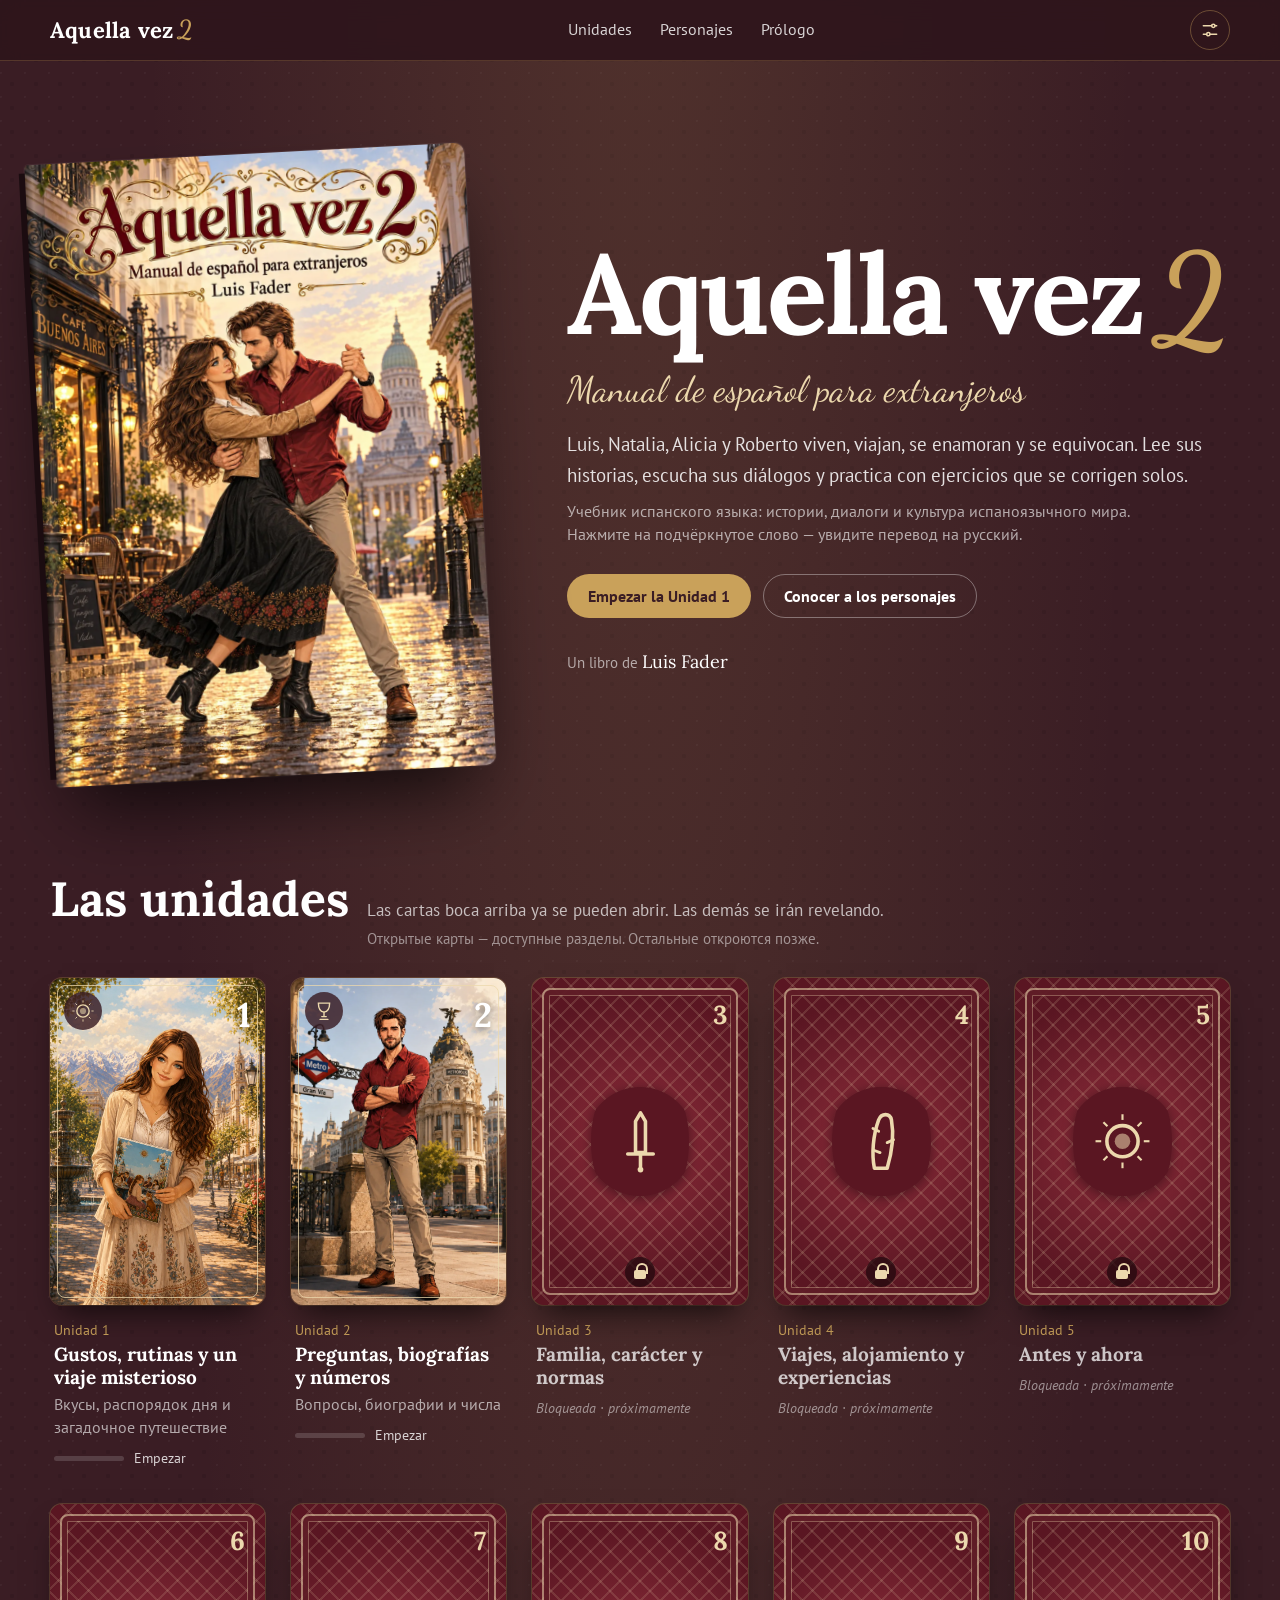
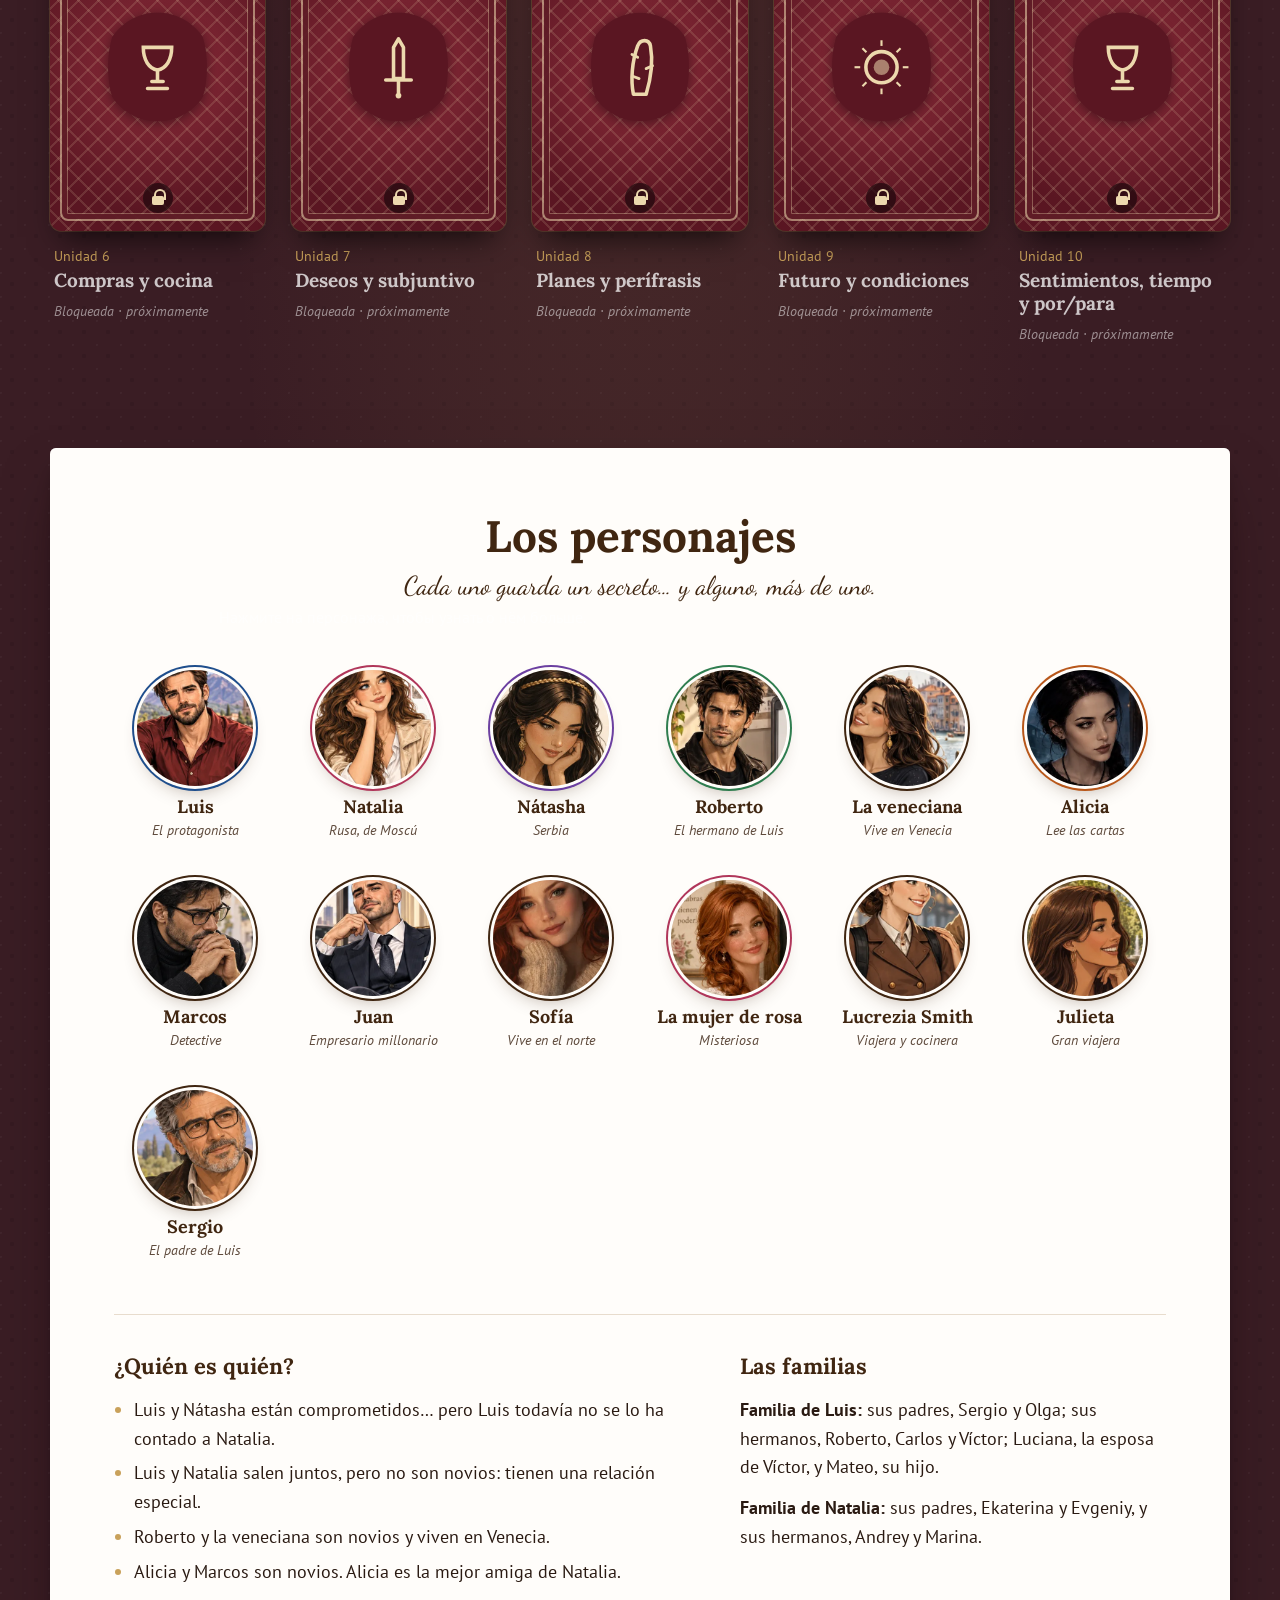
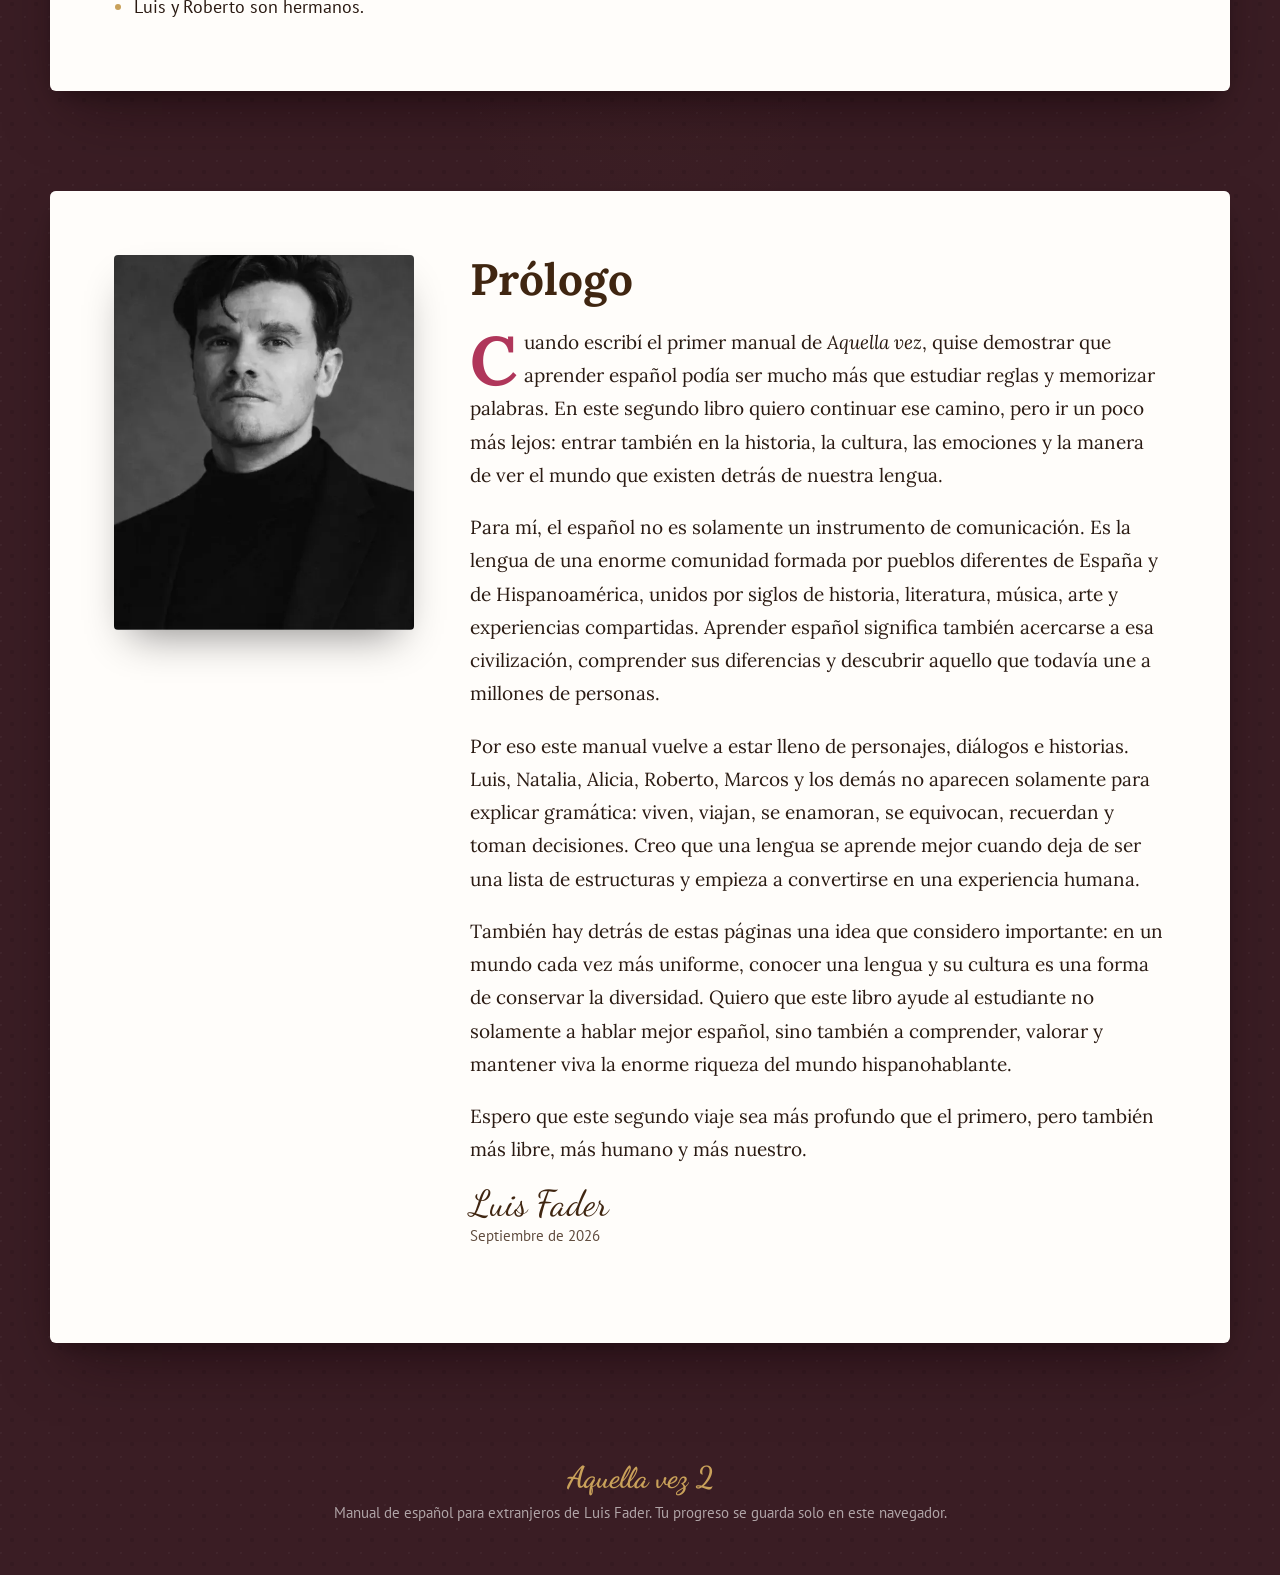
<file: index.html>
<!doctype html>
<html lang="es">
<head>
  <meta charset="utf-8">
  <meta name="viewport" content="width=device-width, initial-scale=1">
  <title>Aquella vez 2 · Manual de español de Luis Fader</title>
  <meta name="description" content="Aquella vez 2, manual de español para extranjeros de Luis Fader: historias, diálogos y cultura del mundo hispanohablante con ejercicios interactivos y traducción al ruso.">
  <meta name="theme-color" content="#3a1d24">
  <meta property="og:title" content="Aquella vez 2 · Manual de español">
  <meta property="og:description" content="Historias, diálogos y cultura del mundo hispanohablante, con ejercicios interactivos.">
  <meta property="og:image" content="img/portada-libro.jpg">
  <link rel="icon" href="img/favicon.svg" type="image/svg+xml">
  <link rel="preconnect" href="https://fonts.googleapis.com">
  <link rel="preconnect" href="https://fonts.gstatic.com" crossorigin>
  <link href="https://fonts.googleapis.com/css2?family=Dancing+Script:wght@500;700&family=Lora:ital,wght@0,400;0,600;0,700;1,400&family=PT+Sans:ital,wght@0,400;0,700;1,400&display=swap" rel="stylesheet">
  <link rel="stylesheet" href="css/estilos.css">
</head>
<body class="inicio">
  <header class="barra">
    <div class="barra__fila">
      <a class="marca" href="index.html">Aquella vez<small>2</small></a>
      <nav class="barra__nav" aria-label="Secciones">
        <a href="#unidades">Unidades</a>
        <a href="#personajes-titulo">Personajes</a>
        <a href="#prologo-titulo">Prólogo</a>
      </nav>
      <div class="ajustes">
        <button class="ajustes__boton" id="ajustes-boton" type="button" aria-expanded="false" aria-controls="ajustes-panel" aria-label="Ajustes">
          <svg viewBox="0 0 24 24" fill="none" stroke="currentColor" stroke-width="1.8" stroke-linecap="round" aria-hidden="true"><path d="M4 7h10M18 7h2M4 17h4M12 17h8"/><circle cx="16" cy="7" r="2"/><circle cx="10" cy="17" r="2"/></svg>
        </button>
        <div class="ajustes__panel" id="ajustes-panel" hidden></div>
      </div>
    </div>
  </header>

  <main>
    <section class="inicio__hero" aria-labelledby="titulo-libro">
      <div class="libro">
        <picture>
          <source srcset="img/portada-libro.webp" type="image/webp">
          <img src="img/portada-libro.jpg" alt="Portada de Aquella vez 2: Luis y Natalia bailan tango en una calle de Buenos Aires" width="900" height="1272">
        </picture>
      </div>
      <div class="inicio__texto">
        <h1 id="titulo-libro">Aquella vez<span>2</span></h1>
        <p class="inicio__sub">Manual de español para extranjeros</p>
        <p class="inicio__desc">Luis, Natalia, Alicia y Roberto viven, viajan, se enamoran y se equivocan. Lee sus historias, escucha sus diálogos y practica con ejercicios que se corrigen solos.</p>
        <p class="ru" lang="ru">Учебник испанского языка: истории, диалоги и культура испаноязычного мира. Нажмите на подчёркнутое слово — увидите перевод на русский.</p>
        <div class="inicio__acciones">
          <a class="btn btn--oro" href="unidad1.html">Empezar la Unidad 1</a>
          <a class="btn btn--fantasma" id="continuar" href="unidad1.html" hidden>Seguir donde lo dejé</a>
          <a class="btn btn--fantasma" href="#personajes-titulo">Conocer a los personajes</a>
        </div>
        <p class="inicio__autor">Un libro de <b>Luis Fader</b></p>
      </div>
    </section>

    <section class="mesa" id="unidades" aria-labelledby="unidades-titulo">
      <div class="mesa__cabecera">
        <h2 class="mesa__titulo" id="unidades-titulo">Las unidades</h2>
        <p class="mesa__pista">Las cartas boca arriba ya se pueden abrir. Las demás se irán revelando.
          <span class="ru" lang="ru">Открытые карты — доступные разделы. Остальные откроются позже.</span></p>
      </div>
      <ol class="baraja" id="baraja"></ol>
    </section>

    <section class="mesa" aria-labelledby="personajes-titulo">
      <div class="pagina">
        <h2 class="pagina__titulo" id="personajes-titulo">Los personajes</h2>
        <p class="lema pagina__lema">Cada uno guarda un secreto… y alguno, más de uno.</p>
        <p class="ru" lang="ru" style="text-align:center">Нажмите на персонажа, чтобы узнать о нём больше.</p>
        <ul class="personajes" id="personajes"></ul>
        <div class="relaciones">
          <div>
            <h3>¿Quién es quién?</h3>
            <ul id="quien-es-quien"></ul>
          </div>
          <div>
            <h3>Las familias</h3>
            <div id="familias"></div>
          </div>
        </div>
      </div>
    </section>

    <section class="mesa" aria-labelledby="prologo-titulo">
      <div class="pagina">
        <div class="prologo">
          <div class="prologo__foto">
            <picture>
              <source srcset="img/prologo-autor.webp" type="image/webp">
              <img src="img/prologo-autor.jpg" alt="Luis Fader, autor del manual" loading="lazy">
            </picture>
          </div>
          <div class="prologo__texto">
            <h2 class="pagina__titulo" id="prologo-titulo" style="text-align:left;margin-bottom:22px">Prólogo</h2>
            <p>Cuando escribí el primer manual de <i>Aquella vez</i>, quise demostrar que aprender español podía ser mucho más que estudiar reglas y memorizar palabras. En este segundo libro quiero continuar ese camino, pero ir un poco más lejos: entrar también en la historia, la cultura, las emociones y la manera de ver el mundo que existen detrás de nuestra lengua.</p>
            <p>Para mí, el español no es solamente un instrumento de comunicación. Es la lengua de una enorme comunidad formada por pueblos diferentes de España y de Hispanoamérica, unidos por siglos de historia, literatura, música, arte y experiencias compartidas. Aprender español significa también acercarse a esa civilización, comprender sus diferencias y descubrir aquello que todavía une a millones de personas.</p>
            <p>Por eso este manual vuelve a estar lleno de personajes, diálogos e historias. Luis, Natalia, Alicia, Roberto, Marcos y los demás no aparecen solamente para explicar gramática: viven, viajan, se enamoran, se equivocan, recuerdan y toman decisiones. Creo que una lengua se aprende mejor cuando deja de ser una lista de estructuras y empieza a convertirse en una experiencia humana.</p>
            <p>También hay detrás de estas páginas una idea que considero importante: en un mundo cada vez más uniforme, conocer una lengua y su cultura es una forma de conservar la diversidad. Quiero que este libro ayude al estudiante no solamente a hablar mejor español, sino también a comprender, valorar y mantener viva la enorme riqueza del mundo hispanohablante.</p>
            <p>Espero que este segundo viaje sea más profundo que el primero, pero también más libre, más humano y más nuestro.</p>
            <p class="firma">Luis Fader<small>Septiembre de 2026</small></p>
          </div>
        </div>
      </div>
    </section>
  </main>

  <footer class="pie">
    <b>Aquella vez 2</b>
    Manual de español para extranjeros de Luis Fader. Tu progreso se guarda solo en este navegador.
  </footer>

  <script src="js/datos.js"></script>
  <script src="js/motor.js"></script>
  <script>AV.montarPortada();</script>
</body>
</html>
</file>
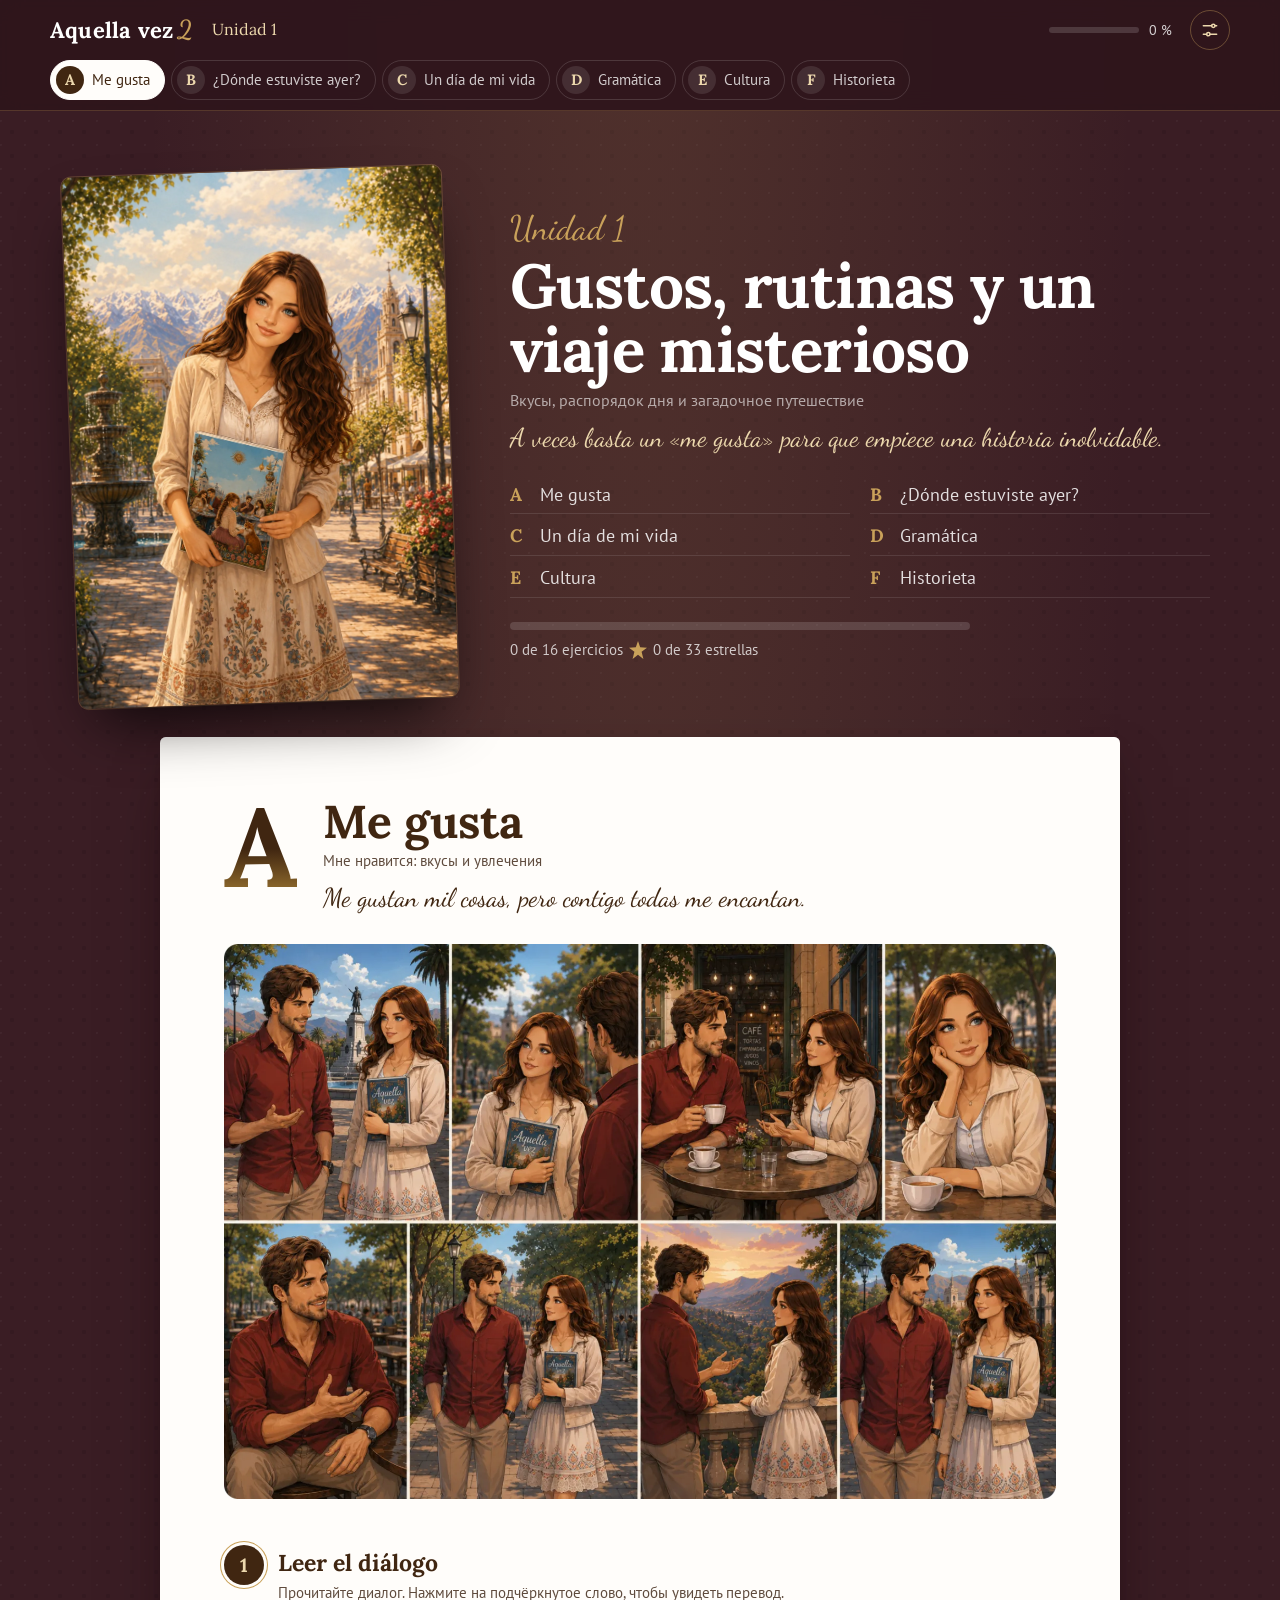
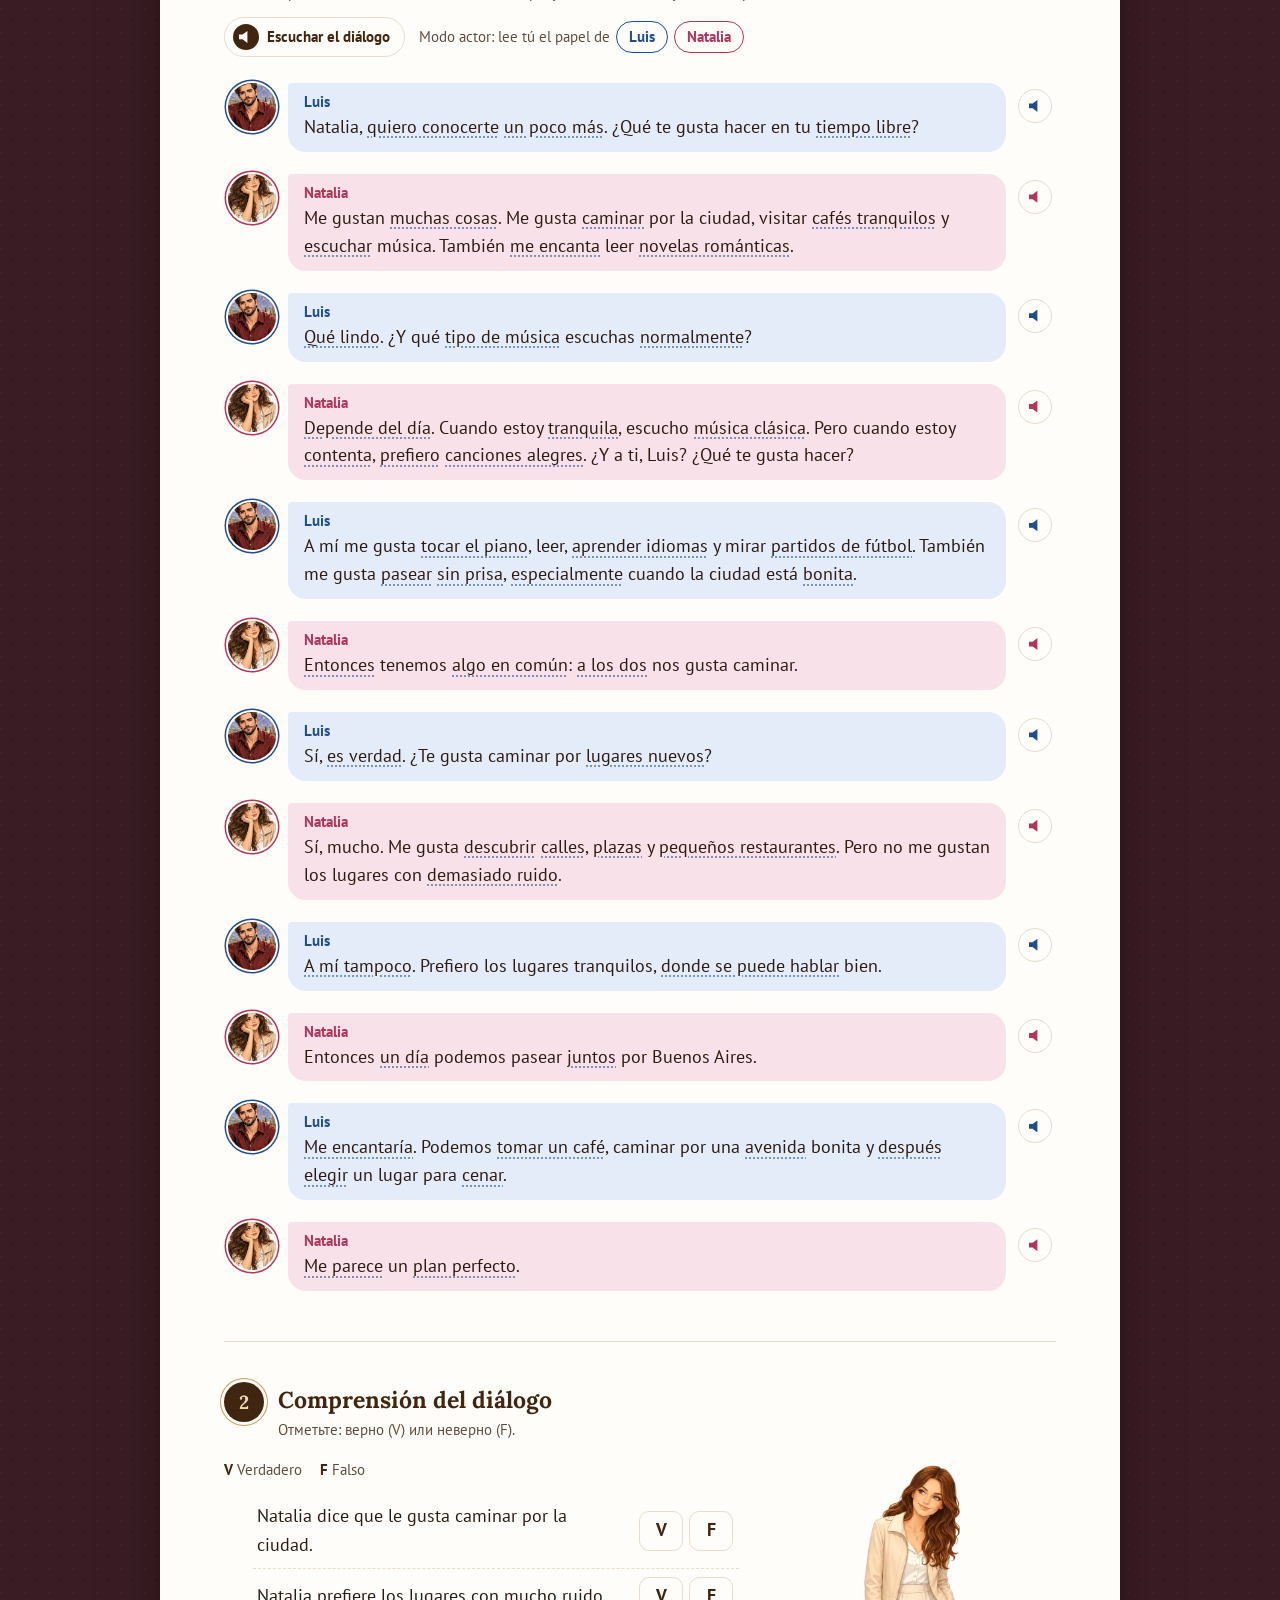
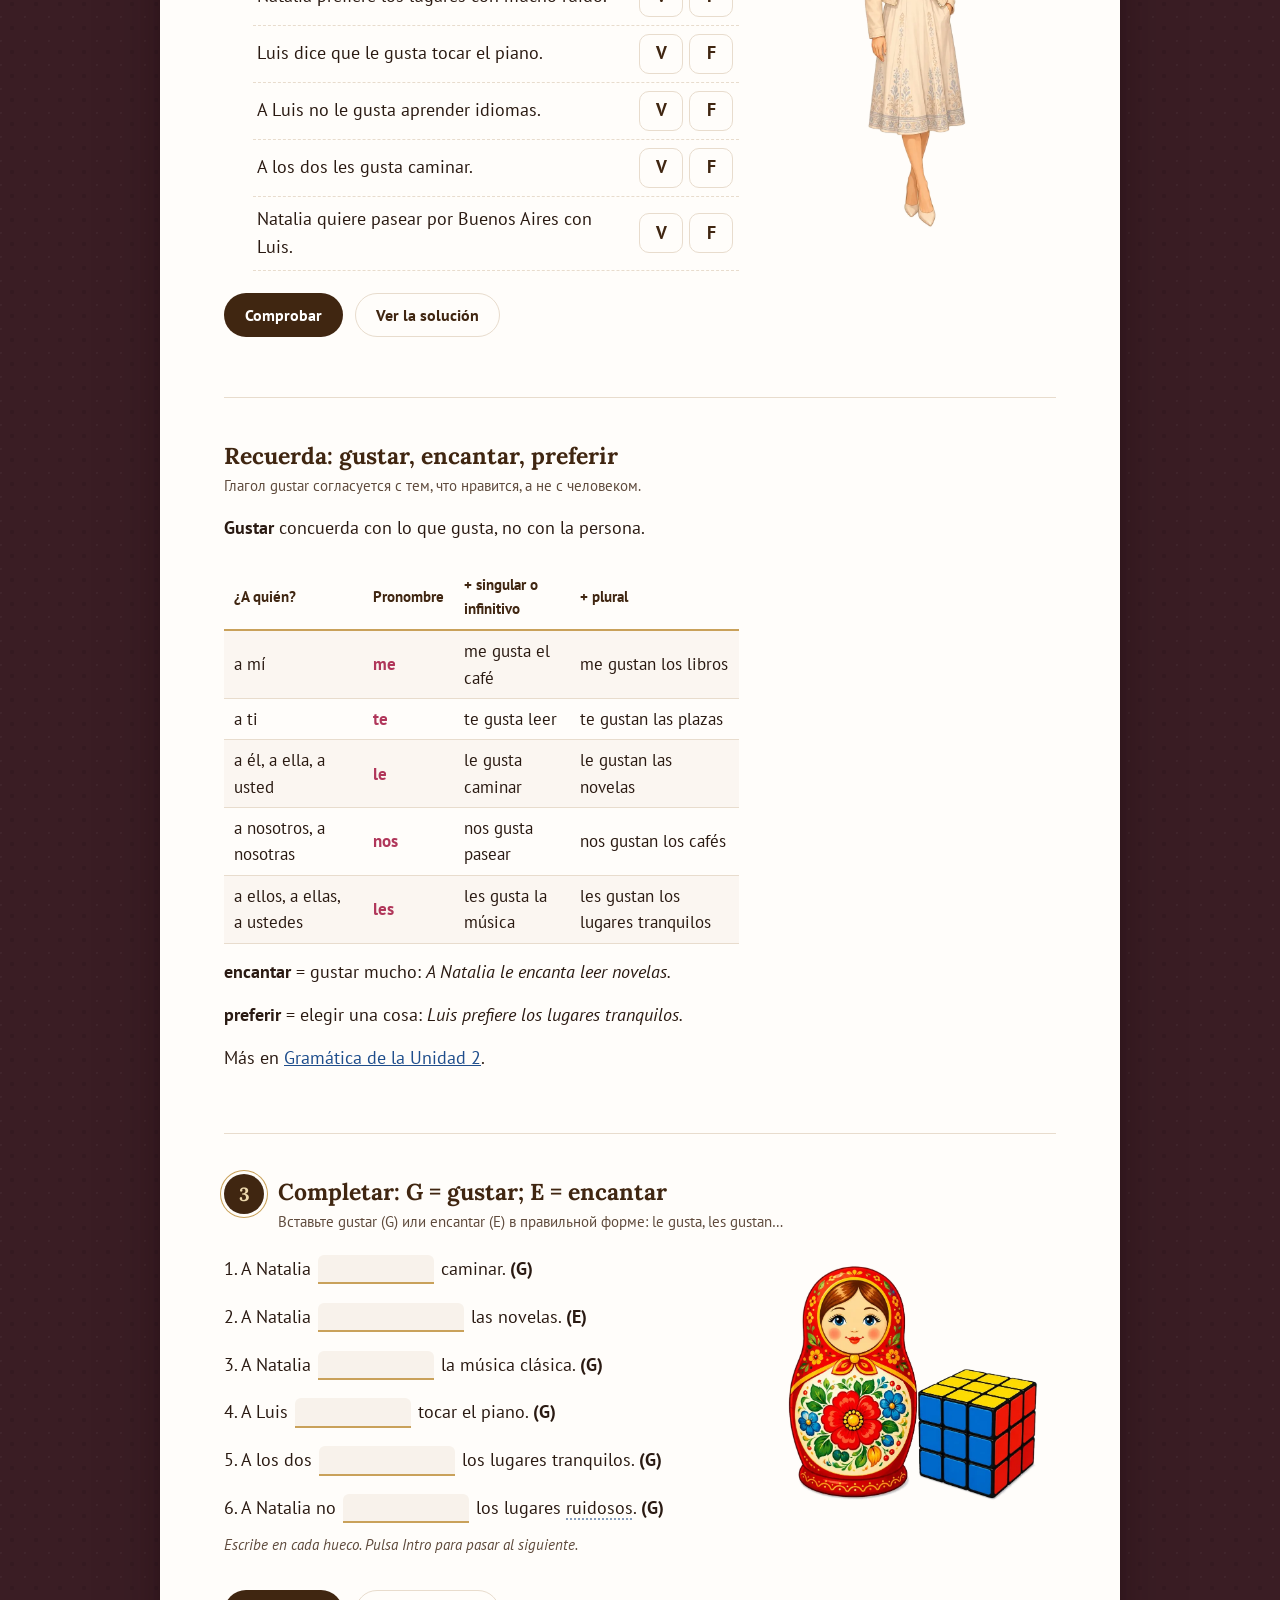
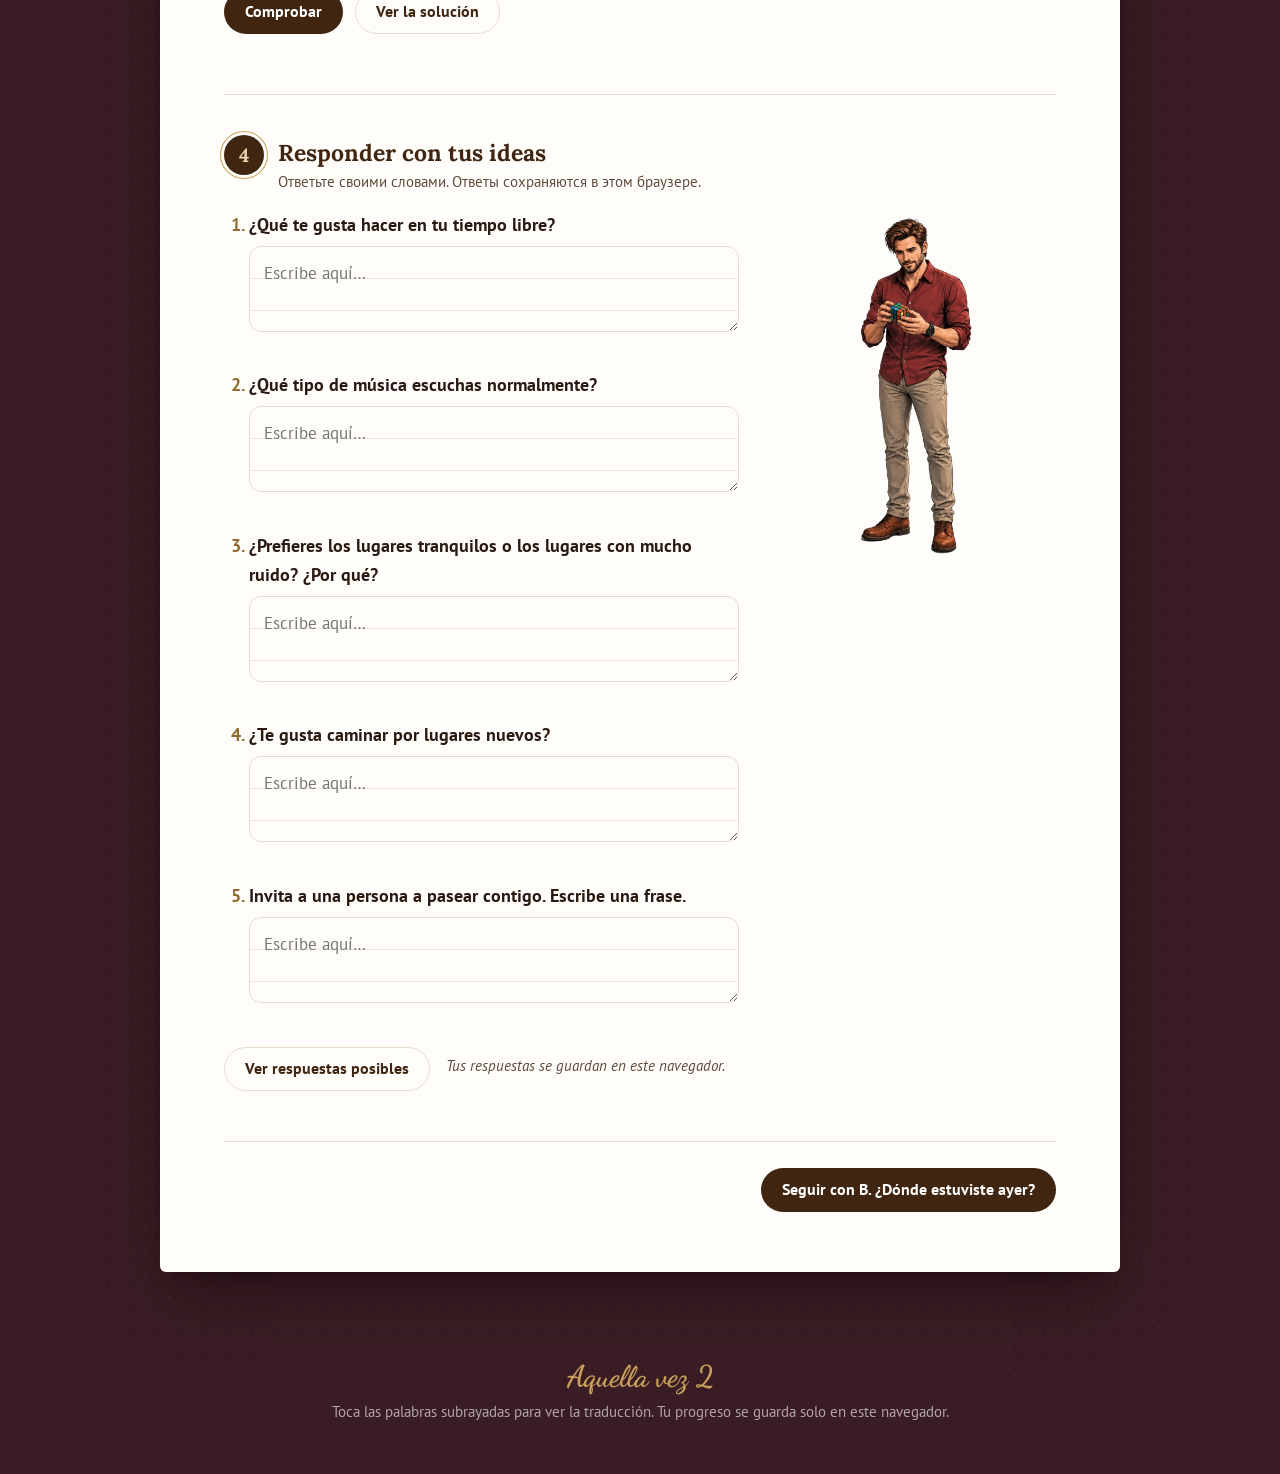
<file: unidad1.html>
<!doctype html>
<html lang="es">
<head>
  <meta charset="utf-8">
  <meta name="viewport" content="width=device-width, initial-scale=1">
  <title>Unidad 1 · Gustos, rutinas y un viaje misterioso · Aquella vez 2</title>
  <meta name="description" content="Aquella vez 2, manual de español de Luis Fader. Unidad 1: Gustos, rutinas y un viaje misterioso. Diálogos con audio, traducción al ruso y ejercicios interactivos.">
  <meta name="theme-color" content="#3a1d24">
  <link rel="icon" href="img/favicon.svg" type="image/svg+xml">
  <link rel="preconnect" href="https://fonts.googleapis.com">
  <link rel="preconnect" href="https://fonts.gstatic.com" crossorigin>
  <link href="https://fonts.googleapis.com/css2?family=Dancing+Script:wght@500;700&family=Lora:ital,wght@0,400;0,600;0,700;1,400&family=PT+Sans:ital,wght@0,400;0,700;1,400&display=swap" rel="stylesheet">
  <link rel="stylesheet" href="css/estilos.css">
</head>
<body>
  <header class="barra">
    <div class="barra__fila">
      <a class="marca" href="index.html" title="Volver a la portada">Aquella vez<small>2</small></a>
      <span class="barra__unidad">Unidad 1</span>
      <span class="barra__espacio"></span>
      <div class="progreso-mini" id="progreso-mini" title="Ejercicios hechos en esta unidad">
        <div class="progreso-mini__barra"><i></i></div><span>0 %</span>
      </div>
      <div class="ajustes">
        <button class="ajustes__boton" id="ajustes-boton" type="button" aria-expanded="false" aria-controls="ajustes-panel" aria-label="Ajustes">
          <svg viewBox="0 0 24 24" fill="none" stroke="currentColor" stroke-width="1.8" stroke-linecap="round" aria-hidden="true"><path d="M4 7h10M18 7h2M4 17h4M12 17h8"/><circle cx="16" cy="7" r="2"/><circle cx="10" cy="17" r="2"/></svg>
        </button>
        <div class="ajustes__panel" id="ajustes-panel" hidden></div>
      </div>
    </div>
    <div id="apartados-barra"></div>
  </header>

  <main class="unidad" id="unidad"></main>

  <footer class="pie">
    <b>Aquella vez 2</b>
    Toca las palabras subrayadas para ver la traducción. Tu progreso se guarda solo en este navegador.
  </footer>

  <script src="js/datos.js"></script>
  <script src="js/motor.js"></script>
  <script src="js/unidad1.js"></script>
  <script>AV.montarUnidad(window.UNIDAD);</script>
</body>
</html>
</file>
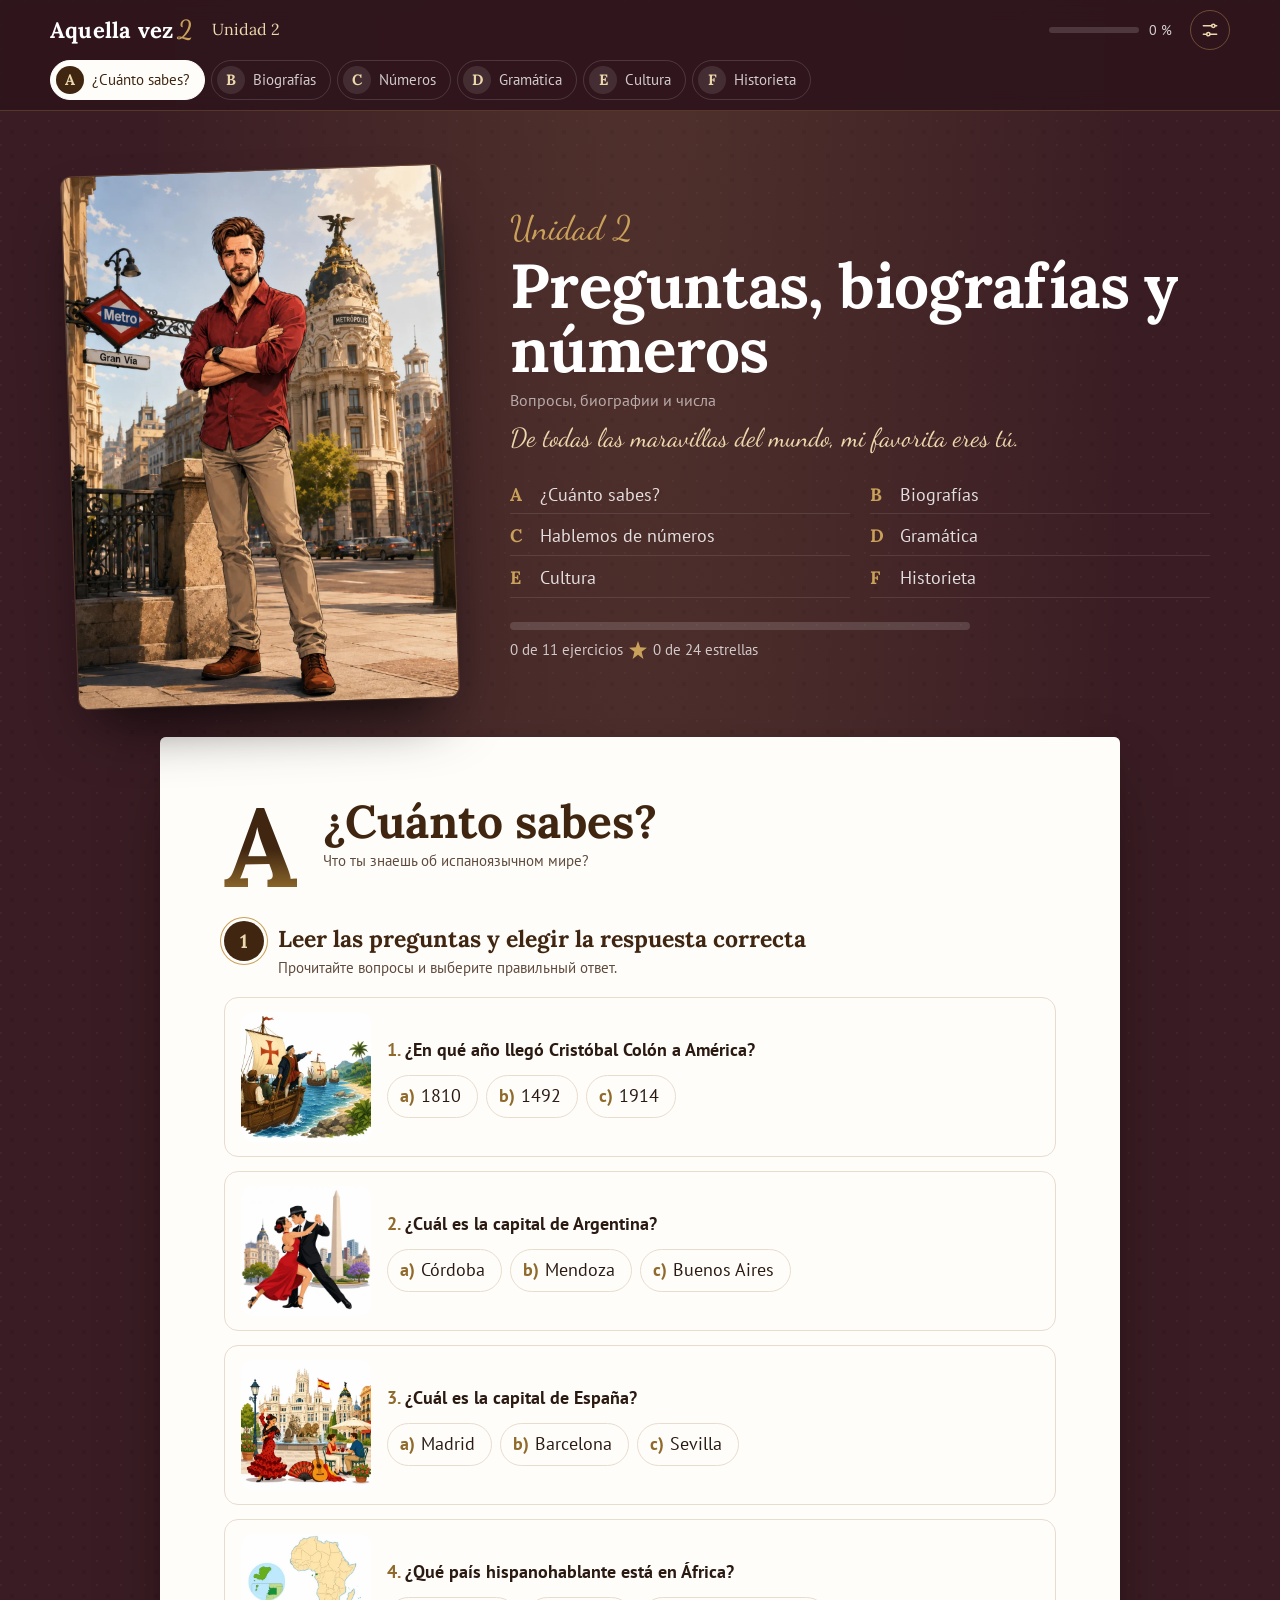
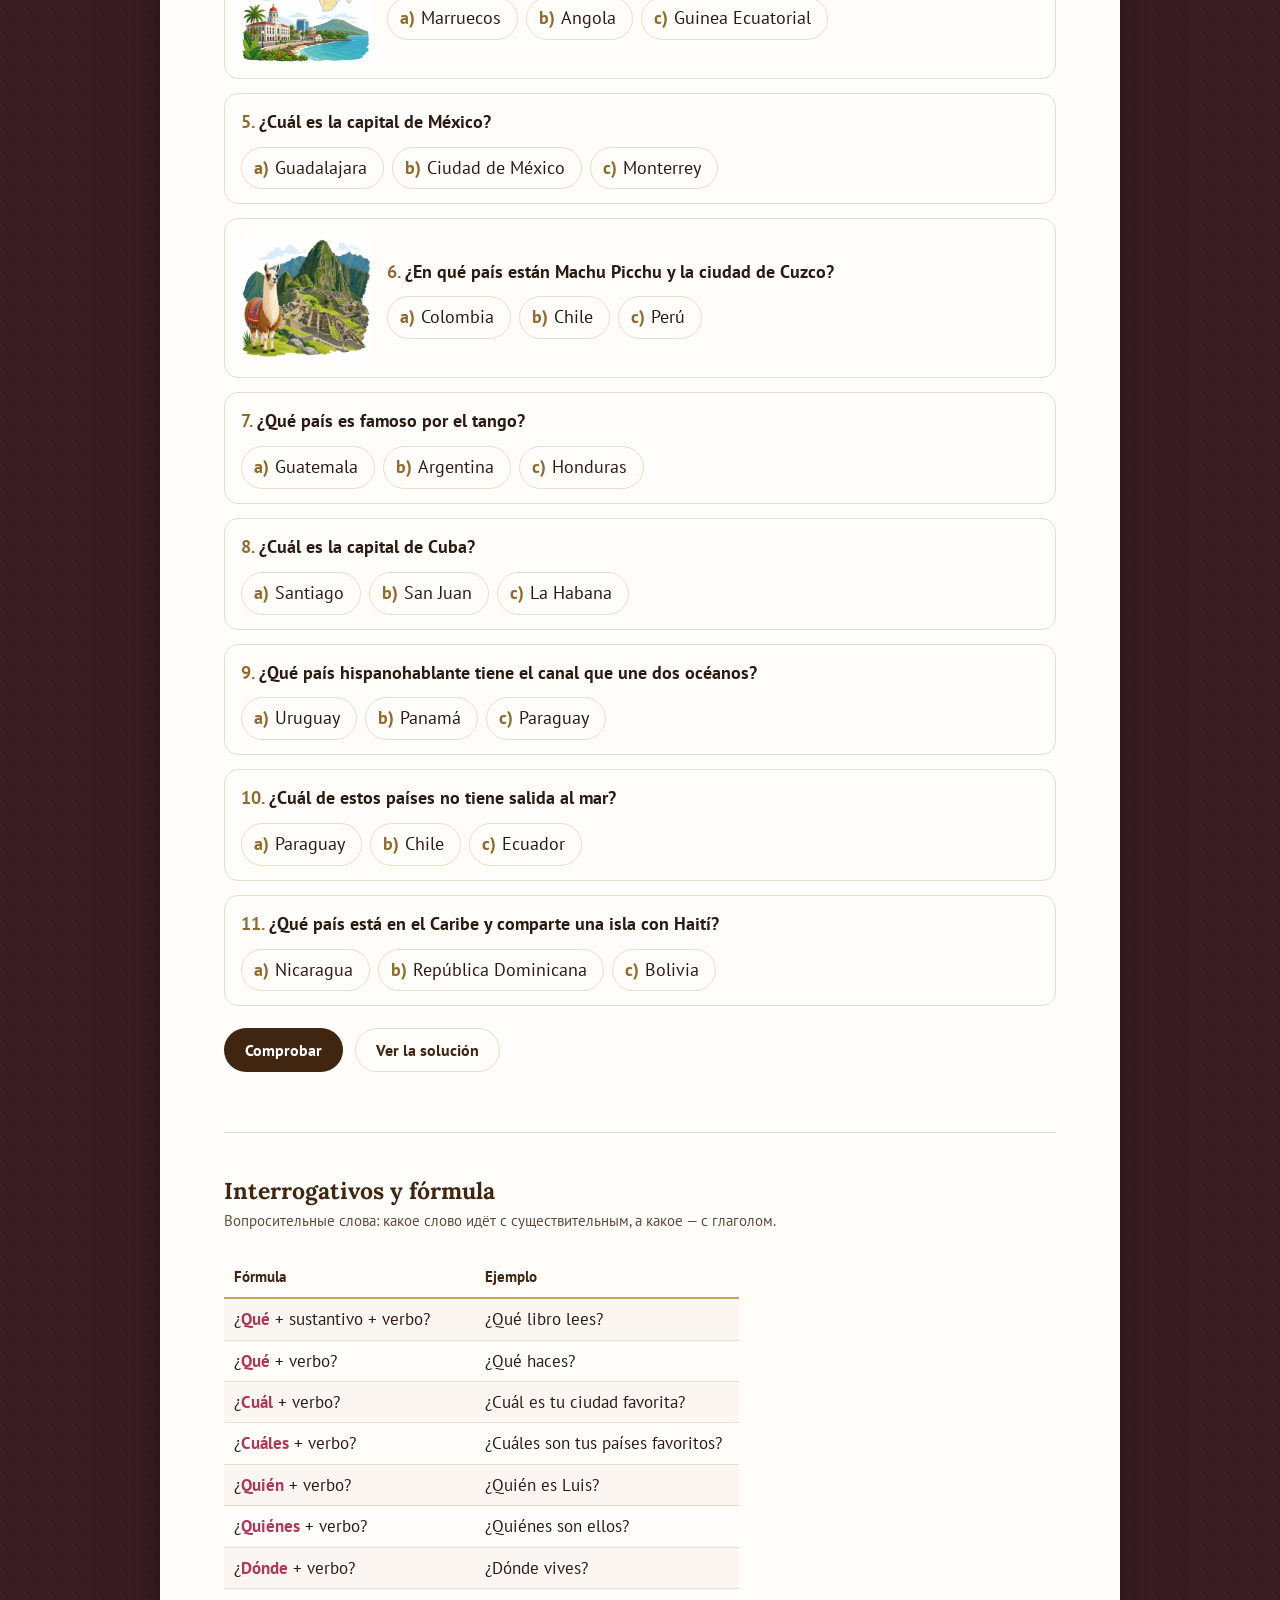
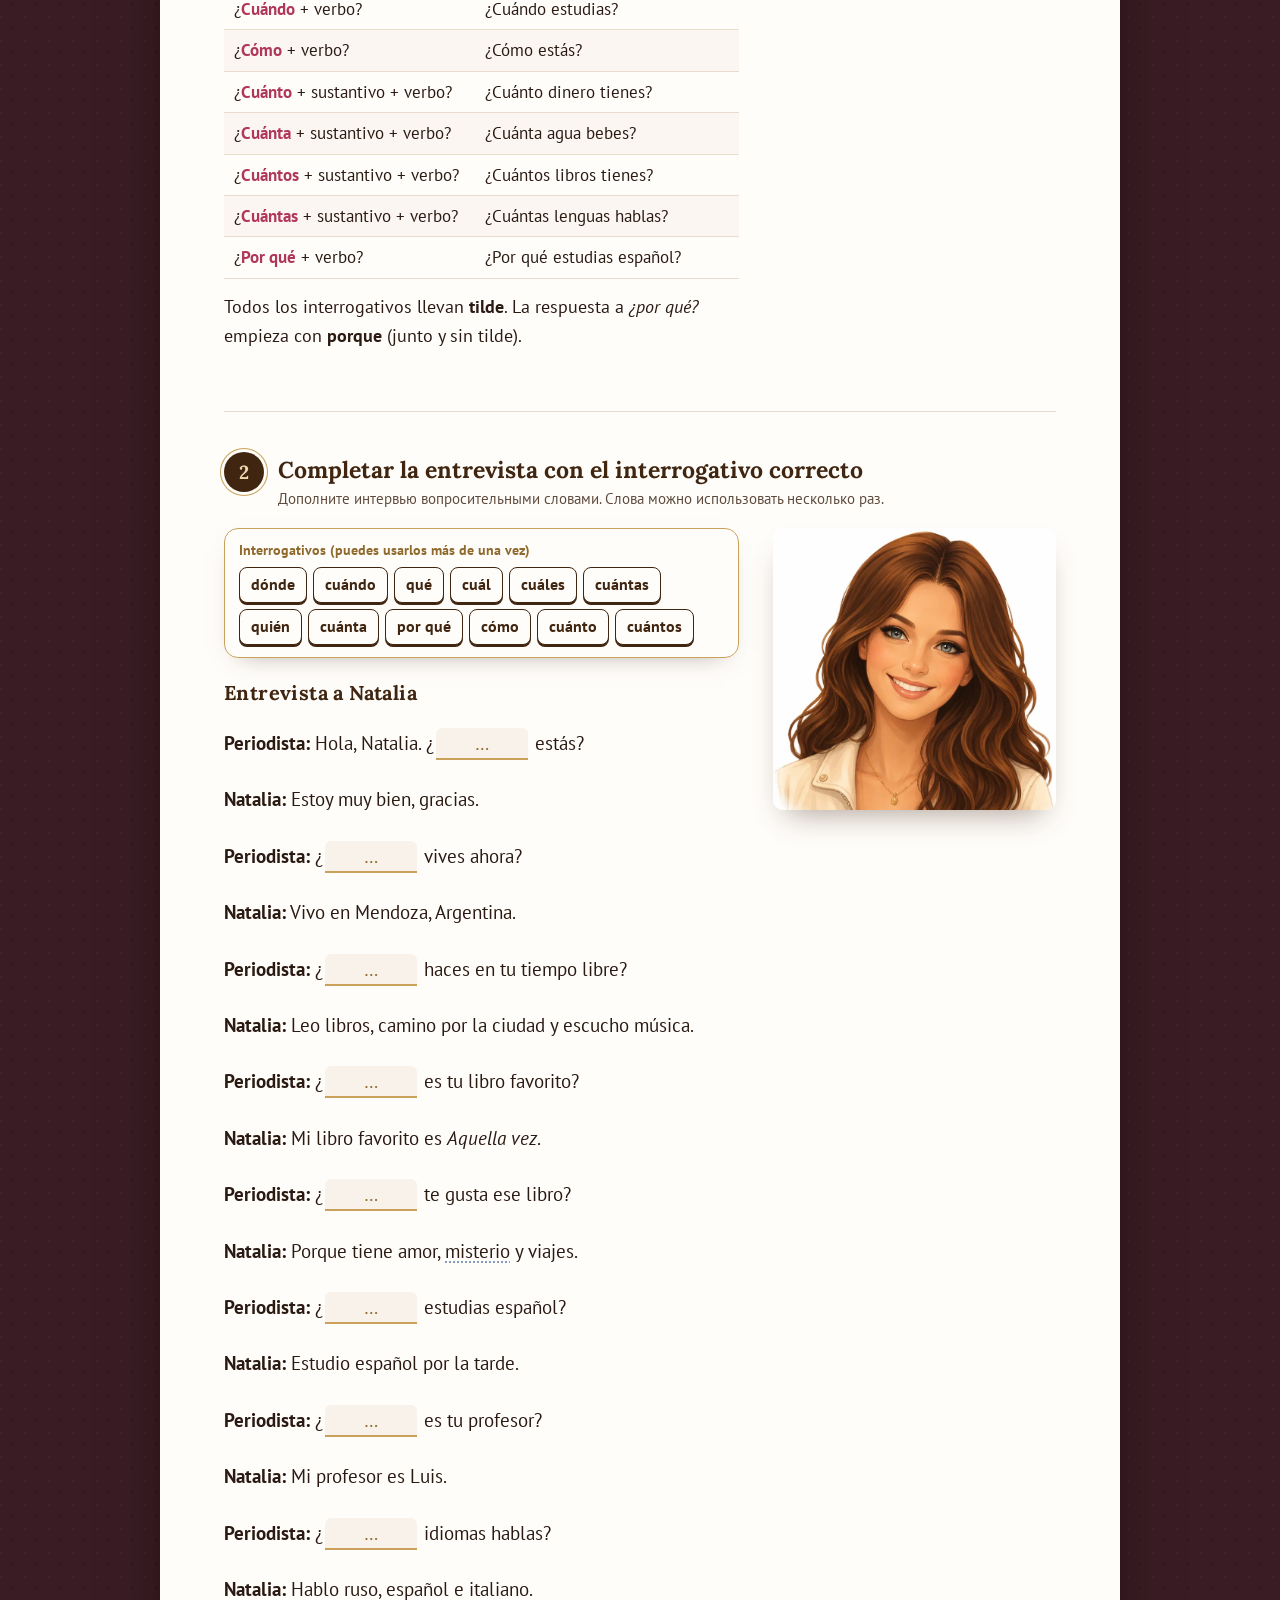
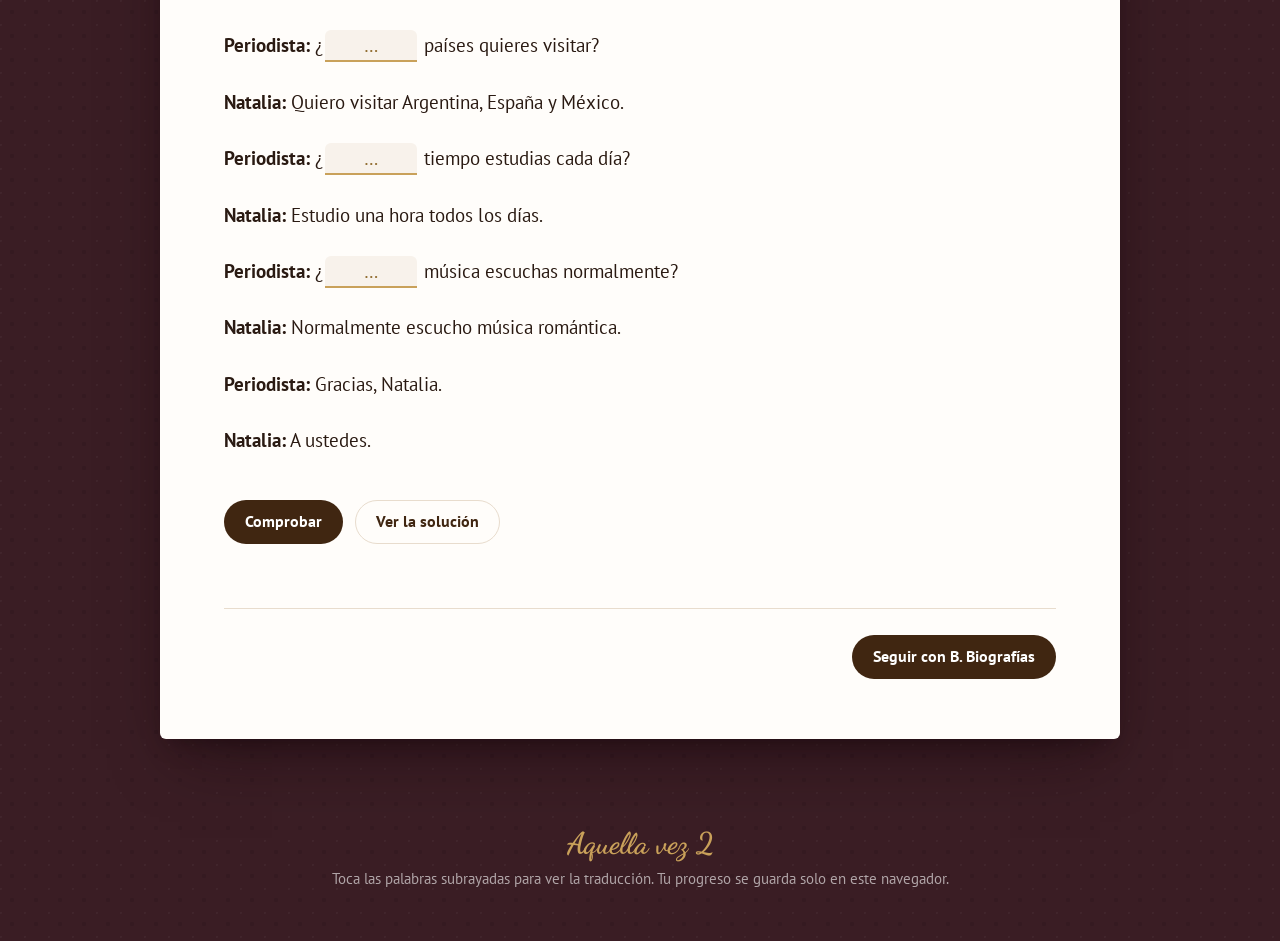
<file: unidad2.html>
<!doctype html>
<html lang="es">
<head>
  <meta charset="utf-8">
  <meta name="viewport" content="width=device-width, initial-scale=1">
  <title>Unidad 2 · Preguntas, biografías y números · Aquella vez 2</title>
  <meta name="description" content="Aquella vez 2, manual de español de Luis Fader. Unidad 2: Preguntas, biografías y números. Diálogos con audio, traducción al ruso y ejercicios interactivos.">
  <meta name="theme-color" content="#3a1d24">
  <link rel="icon" href="img/favicon.svg" type="image/svg+xml">
  <link rel="preconnect" href="https://fonts.googleapis.com">
  <link rel="preconnect" href="https://fonts.gstatic.com" crossorigin>
  <link href="https://fonts.googleapis.com/css2?family=Dancing+Script:wght@500;700&family=Lora:ital,wght@0,400;0,600;0,700;1,400&family=PT+Sans:ital,wght@0,400;0,700;1,400&display=swap" rel="stylesheet">
  <link rel="stylesheet" href="css/estilos.css">
</head>
<body>
  <header class="barra">
    <div class="barra__fila">
      <a class="marca" href="index.html" title="Volver a la portada">Aquella vez<small>2</small></a>
      <span class="barra__unidad">Unidad 2</span>
      <span class="barra__espacio"></span>
      <div class="progreso-mini" id="progreso-mini" title="Ejercicios hechos en esta unidad">
        <div class="progreso-mini__barra"><i></i></div><span>0 %</span>
      </div>
      <div class="ajustes">
        <button class="ajustes__boton" id="ajustes-boton" type="button" aria-expanded="false" aria-controls="ajustes-panel" aria-label="Ajustes">
          <svg viewBox="0 0 24 24" fill="none" stroke="currentColor" stroke-width="1.8" stroke-linecap="round" aria-hidden="true"><path d="M4 7h10M18 7h2M4 17h4M12 17h8"/><circle cx="16" cy="7" r="2"/><circle cx="10" cy="17" r="2"/></svg>
        </button>
        <div class="ajustes__panel" id="ajustes-panel" hidden></div>
      </div>
    </div>
    <div id="apartados-barra"></div>
  </header>

  <main class="unidad" id="unidad"></main>

  <footer class="pie">
    <b>Aquella vez 2</b>
    Toca las palabras subrayadas para ver la traducción. Tu progreso se guarda solo en este navegador.
  </footer>

  <script src="js/datos.js"></script>
  <script src="js/motor.js"></script>
  <script src="js/unidad2.js"></script>
  <script>AV.montarUnidad(window.UNIDAD);</script>
</body>
</html>
</file>
<file: css/estilos.css>
/* ==========================================================
   Aquella vez 2 · versión web 2.1
   El libro sobre el terciopelo: páginas blancas del manual
   sobre la mesa granate de Alicia.
   ========================================================== */

:root {
  --vino: #3a1d24;
  --vino-2: #4a2630;
  --vino-3: #62343f;
  --oro: #c9a15a;
  --oro-claro: #ecd8ad;
  --oro-oscuro: #8f6a2c;
  --papel: #fffdfa;
  --papel-2: #f8f2eb;
  --papel-3: #efe5d9;
  --linea: #e8dccd;
  --tinta: #2a1a12;
  --tinta-2: #5f4b3d;
  --cafe: #402611;
  --azul: #1f4e8c;
  --azul-claro: #e3ecf8;
  --rosa: #b0365a;
  --rosa-claro: #f8e1e8;
  --naranja: #b8571a;
  --naranja-claro: #fae6d6;
  --violeta: #6b3fa0;
  --violeta-claro: #ece3f7;
  --verde: #2f7d4f;
  --verde-claro: #dff2e6;
  --rojo: #b33a3a;
  --rojo-claro: #fbe3e3;
  --ambar: #9a6200;
  --ambar-claro: #fcefd2;

  --titulo: "Lora", Georgia, "Times New Roman", serif;
  --texto: "PT Sans", "Segoe UI", system-ui, sans-serif;
  --mano: "Dancing Script", "Segoe Script", cursive;

  --hoja: 960px;
  --sombra-hoja: 0 1px 0 rgba(255, 255, 255, .5) inset, 0 30px 60px -20px rgba(20, 5, 10, .55), 0 10px 20px -10px rgba(20, 5, 10, .5);
  --radio: 6px;
  --ease: cubic-bezier(.2, .7, .2, 1);
}

* { box-sizing: border-box; }
html { -webkit-text-size-adjust: 100%; scroll-padding-top: 130px; }
body {
  margin: 0;
  overflow-x: hidden;
  color: var(--tinta);
  font-family: var(--texto);
  font-size: 18px;
  line-height: 1.6;
  background-color: var(--vino);
  background-image:
    radial-gradient(ellipse at 50% -10%, rgba(201, 161, 90, .16), transparent 55%),
    radial-gradient(circle at 0 0, rgba(255, 255, 255, .035) 2px, transparent 2.5px),
    radial-gradient(circle at 12px 12px, rgba(0, 0, 0, .09) 2px, transparent 2.5px);
  background-size: auto, 24px 24px, 24px 24px;
  min-height: 100vh;
}
img { max-width: 100%; height: auto; display: block; }
picture { display: block; }
a { color: var(--azul); }
button, input, textarea { font: inherit; color: inherit; }
button { cursor: pointer; }
:focus-visible { outline: 3px solid var(--oro); outline-offset: 3px; border-radius: 4px; }
.sr { position: absolute; width: 1px; height: 1px; overflow: hidden; clip: rect(0 0 0 0); white-space: nowrap; }
[hidden] { display: none !important; }

.sin-imagen { background: var(--papel-3); min-height: 120px; border-radius: var(--radio); }
.sin-imagen img { opacity: 0; }

/* ---------- Ruso ---------- */
.ru { color: var(--tinta-2); font-size: .82em; line-height: 1.45; margin: .25em 0 0; }
.sin-ru .ru { display: none; }

/* ---------- Glosario ---------- */
.g {
  text-decoration: underline dotted rgba(31, 78, 140, .55);
  text-decoration-thickness: 2px;
  text-underline-offset: 4px;
  cursor: help;
  border-radius: 3px;
}
.g:hover, .g:focus-visible { background: rgba(201, 161, 90, .22); }
.sin-glosario .g { text-decoration: none; cursor: inherit; }
.sin-glosario .g:hover { background: none; }
.glosa {
  position: fixed; z-index: 100; max-width: min(320px, calc(100vw - 16px));
  background: var(--vino); color: #fff; border-radius: 10px;
  padding: 8px 12px 9px; box-shadow: 0 10px 30px rgba(0, 0, 0, .35);
  pointer-events: none; opacity: 0; transform: translateY(4px); transition: opacity .15s, transform .15s;
  font-size: 15px; line-height: 1.35;
}
.glosa.visible { opacity: 1; transform: none; }
.glosa b { display: block; color: var(--oro-claro); font-family: var(--titulo); font-weight: 600; font-size: 14px; }
.glosa span { display: block; font-size: 16px; }

/* ==========================================================
   Barra superior
   ========================================================== */
.barra {
  position: sticky; top: 0; z-index: 50;
  background: rgba(46, 21, 28, .92);
  backdrop-filter: blur(10px) saturate(1.2);
  -webkit-backdrop-filter: blur(10px) saturate(1.2);
  border-bottom: 1px solid rgba(201, 161, 90, .25);
  color: #fff;
}
.barra__fila {
  width: min(1180px, 100% - 32px); margin: 0 auto;
  display: flex; align-items: center; gap: 18px; min-height: 60px;
}
.marca {
  font-family: var(--titulo); font-weight: 700; font-size: 22px;
  color: #fff; text-decoration: none; white-space: nowrap; letter-spacing: .01em;
}
.marca small { font-family: var(--mano); font-size: 26px; color: var(--oro); font-weight: 700; margin-left: 4px; }
.barra__nav { display: flex; gap: 4px; margin-left: auto; }
.barra__nav a {
  color: rgba(255, 255, 255, .82); text-decoration: none; font-size: 16px;
  padding: 6px 12px; border-radius: 99px;
}
.barra__nav a:hover { color: #fff; background: rgba(255, 255, 255, .08); }
.barra__unidad { color: var(--oro-claro); font-family: var(--titulo); font-size: 16px; white-space: nowrap; overflow: hidden; text-overflow: ellipsis; }
.barra__espacio { flex: 1; }
.barra__espacio + .progreso-mini + .ajustes { margin-left: 0; }
.progreso-mini { display: flex; align-items: center; gap: 10px; font-size: 14px; color: rgba(255, 255, 255, .8); }
.progreso-mini__barra { width: 90px; height: 6px; border-radius: 99px; background: rgba(255, 255, 255, .15); overflow: hidden; }
.progreso-mini__barra i { display: block; height: 100%; width: 0; background: var(--oro); border-radius: inherit; transition: width .6s var(--ease); }
.ajustes { position: relative; margin-left: auto; }
.ajustes__boton {
  width: 40px; height: 40px; border-radius: 50%; border: 1px solid rgba(201, 161, 90, .4);
  background: transparent; display: grid; place-items: center; color: var(--oro-claro);
}
.ajustes__boton:hover { background: rgba(255, 255, 255, .08); }
.ajustes__boton svg { width: 20px; height: 20px; }
.ajustes__panel {
  position: absolute; right: 0; top: calc(100% + 10px); width: 280px;
  background: var(--papel); color: var(--tinta); border-radius: 12px;
  box-shadow: 0 20px 50px rgba(0, 0, 0, .35); padding: 16px 18px 12px;
}
.ajustes__titulo { font-family: var(--titulo); font-weight: 700; color: var(--cafe); margin: 0 0 8px; font-size: 18px; }
.interruptor { display: flex; align-items: center; gap: 12px; padding: 8px 0; cursor: pointer; font-size: 16px; line-height: 1.25; }
.interruptor small { display: block; color: var(--tinta-2); font-size: 13px; }
.interruptor input { position: absolute; opacity: 0; width: 1px; height: 1px; }
.interruptor__pista {
  flex: none; width: 40px; height: 24px; border-radius: 99px; background: var(--papel-3);
  position: relative; transition: background .2s; border: 1px solid var(--linea);
}
.interruptor__pista::after {
  content: ""; position: absolute; top: 2px; left: 2px; width: 18px; height: 18px; border-radius: 50%;
  background: #fff; box-shadow: 0 1px 3px rgba(0, 0, 0, .3); transition: transform .2s var(--ease);
}
.interruptor input:checked + .interruptor__pista { background: var(--verde); border-color: var(--verde); }
.interruptor input:checked + .interruptor__pista::after { transform: translateX(16px); }
.interruptor input:focus-visible + .interruptor__pista { outline: 3px solid var(--oro); outline-offset: 2px; }
.ajustes__borrar { margin-top: 6px; color: var(--rojo); padding-left: 0; }

/* ==========================================================
   Botones
   ========================================================== */
.btn {
  display: inline-flex; align-items: center; justify-content: center; gap: 8px;
  min-height: 44px; padding: 10px 20px; border-radius: 99px; border: 1px solid transparent;
  font-weight: 700; font-size: 16px; text-decoration: none; line-height: 1.2;
  transition: transform .15s var(--ease), background .2s, box-shadow .2s;
}
.btn:active { transform: translateY(1px) scale(.99); }
.btn--tinta { background: var(--cafe); color: #fff; }
.btn--tinta:hover { background: #573419; }
.btn--oro { background: var(--oro); color: var(--vino); }
.btn--oro:hover { background: #d7b06a; }
.btn--claro { background: var(--papel); color: var(--cafe); border-color: var(--linea); }
.btn--claro:hover { border-color: var(--oro); }
.btn--fantasma { background: transparent; color: #fff; border-color: rgba(255, 255, 255, .35); }
.btn--fantasma:hover { border-color: var(--oro); color: var(--oro-claro); }
.btn--texto { background: none; border: 0; color: var(--azul); font-weight: 400; text-decoration: underline; text-underline-offset: 3px; padding: 6px 8px; min-height: 0; }

.btn-voz {
  display: inline-flex; align-items: center; gap: 8px; border: 1px solid var(--linea);
  background: var(--papel); color: var(--cafe); border-radius: 99px; padding: 6px 14px 6px 8px;
  font-size: 15px; font-weight: 700; min-height: 40px;
}
.btn-voz:hover { border-color: var(--oro); }
.btn-voz__icono {
  width: 26px; height: 26px; border-radius: 50%; background: var(--cafe); position: relative; flex: none;
}
.btn-voz__icono::before {
  content: ""; position: absolute; inset: 0; margin: auto; width: 12px; height: 12px;
  background: #fff;
  clip-path: polygon(0 30%, 30% 30%, 70% 0, 70% 100%, 30% 70%, 0 70%);
  left: -2px;
}
.btn-voz.sonando .btn-voz__icono { background: var(--rosa); animation: latido 1s infinite; }
.btn-voz.sonando .btn-voz__icono::before { clip-path: inset(15% 15%); width: 10px; height: 10px; left: 0; }
.btn-voz--mini { padding: 4px; min-height: 0; }
@keyframes latido { 50% { box-shadow: 0 0 0 6px rgba(176, 54, 90, .18); } }

.chip {
  border: 1px solid var(--linea); background: var(--papel); border-radius: 99px;
  padding: 4px 12px; font-size: 15px; color: var(--cafe);
}
.chip:hover { border-color: var(--oro); }

/* ==========================================================
   PORTADA DEL SITIO
   ========================================================== */
.inicio { color: #fff; }
.inicio__hero {
  width: min(1180px, 100% - 32px); margin: 0 auto;
  display: grid; grid-template-columns: minmax(260px, 440px) 1fr; gap: clamp(28px, 6vw, 80px);
  align-items: center; padding: clamp(36px, 7vw, 90px) 0 clamp(40px, 6vw, 70px);
}
.libro {
  position: relative; transform: rotate(-3deg); transform-origin: 60% 80%;
  animation: posarse 1.1s var(--ease) both;
}
.libro picture { border-radius: 4px 10px 10px 4px; overflow: hidden; box-shadow: -14px 0 0 -8px #1b0c10, 0 40px 70px -20px rgba(0, 0, 0, .75), 0 0 0 1px rgba(255, 255, 255, .06); }
.libro::before {
  content: ""; position: absolute; inset: 0 auto 0 0; width: 18px; z-index: 1; border-radius: 4px 0 0 4px;
  background: linear-gradient(90deg, rgba(0, 0, 0, .35), rgba(255, 255, 255, .12) 40%, rgba(0, 0, 0, .15));
}
@keyframes posarse { from { opacity: 0; transform: translateY(30px) rotate(-9deg); } to { opacity: 1; transform: rotate(-3deg); } }
.inicio__texto h1 {
  font-family: var(--titulo); font-weight: 700; margin: 0;
  font-size: clamp(56px, 9vw, 112px); line-height: .95; letter-spacing: -.02em;
}
.inicio__texto h1 span { display: inline-block; font-family: var(--mano); color: var(--oro); font-size: 1.15em; margin-left: .06em; transform: translateY(.06em); }
.inicio__sub { font-family: var(--mano); font-size: clamp(26px, 3.2vw, 36px); color: var(--oro-claro); margin: 14px 0 18px; line-height: 1.2; }
.inicio__desc { font-size: 19px; color: rgba(255, 255, 255, .86); max-width: 34em; margin: 0 0 10px; }
.inicio .ru { color: rgba(255, 255, 255, .62); font-size: 16px; max-width: 36em; }
.inicio__acciones { display: flex; flex-wrap: wrap; gap: 12px; margin-top: 28px; }
.inicio__autor { margin-top: 30px; font-size: 15px; color: rgba(255, 255, 255, .6); }
.inicio__autor b { color: #fff; font-weight: 400; font-family: var(--titulo); font-size: 18px; }

/* Encabezados de bloque sobre el terciopelo */
.mesa { width: min(1180px, 100% - 32px); margin: 0 auto; padding: 30px 0 70px; }
.mesa__cabecera { display: flex; align-items: baseline; gap: 18px; flex-wrap: wrap; margin-bottom: 28px; }
.mesa__titulo { font-family: var(--titulo); font-size: clamp(32px, 4.4vw, 48px); margin: 0; color: #fff; line-height: 1.1; }
.mesa__pista { color: rgba(255, 255, 255, .7); margin: 0; font-size: 17px; }
.mesa__pista .ru { display: block; color: rgba(255, 255, 255, .5); font-size: 15px; }

/* ---------- Baraja de unidades ---------- */
.baraja {
  list-style: none; margin: 0; padding: 0;
  display: grid; grid-template-columns: repeat(5, minmax(0, 1fr)); gap: 34px 26px;
}
.carta { display: block; text-decoration: none; color: #fff; outline: none; }
.carta__cara, .carta__dorso {
  position: relative; display: block; aspect-ratio: 5 / 7.6; border-radius: 12px; overflow: hidden;
  box-shadow: 0 18px 30px -12px rgba(0, 0, 0, .7), 0 0 0 1px rgba(201, 161, 90, .25);
  transition: transform .35s var(--ease), box-shadow .35s;
}
.carta__cara picture, .carta__cara img { width: 100%; height: 100%; object-fit: cover; }
.carta__cara::after {
  content: ""; position: absolute; inset: 7px; border: 1.5px solid rgba(236, 216, 173, .75); border-radius: 8px; pointer-events: none;
}
.carta--abierta:hover .carta__cara, .carta--abierta:focus-visible .carta__cara {
  transform: translateY(-10px) rotate(-1.5deg);
  box-shadow: 0 30px 40px -14px rgba(0, 0, 0, .8), 0 0 0 2px var(--oro);
}
.carta__palo { position: absolute; color: var(--oro); }
.carta__palo svg { width: 100%; height: 100%; }
.carta__palo--sup {
  top: 14px; left: 14px; width: 38px; height: 38px; padding: 5px; border-radius: 50%;
  background: rgba(58, 29, 36, .82); color: var(--oro-claro);
}
.carta__num {
  position: absolute; right: 14px; top: 10px; font-family: var(--titulo); font-weight: 700; font-size: 34px;
  color: #fff; text-shadow: 0 2px 10px rgba(0, 0, 0, .6);
}
.carta__pie { display: block; padding: 14px 4px 0; }
.carta__unidad { display: block; font-size: 14px; color: var(--oro); }
.carta__titulo { display: block; font-family: var(--titulo); font-size: 19px; line-height: 1.2; margin: 2px 0 4px; }
.carta__ru { display: block; color: rgba(255, 255, 255, .55); font-size: 13.5px; margin: 0 0 8px; }
.carta__estado { display: flex; align-items: center; gap: 10px; font-size: 14px; color: rgba(255, 255, 255, .8); }
.carta__estrellas { display: inline-flex; align-items: center; gap: 2px; }
.barra-progreso { height: 8px; border-radius: 99px; background: rgba(0, 0, 0, .12); overflow: hidden; }
.barra-progreso i { display: block; height: 100%; width: 0; background: linear-gradient(90deg, var(--oro), #e6c27c); border-radius: inherit; transition: width .7s var(--ease); }
.barra-progreso--mini { width: 70px; height: 5px; background: rgba(255, 255, 255, .15); }

/* Dorso de la carta: unidad bloqueada */
.carta--cerrada { cursor: not-allowed; }
.carta__dorso {
  background-color: #6d1f2b;
  background-image:
    repeating-linear-gradient(45deg, rgba(236, 216, 173, .14) 0 2px, transparent 2px 14px),
    repeating-linear-gradient(-45deg, rgba(236, 216, 173, .14) 0 2px, transparent 2px 14px),
    radial-gradient(circle at 50% 50%, #8e2d3b, #5a1622 75%);
}
.carta__marco {
  position: absolute; inset: 10px; border: 2px solid rgba(236, 216, 173, .55); border-radius: 8px;
  box-shadow: inset 0 0 0 5px rgba(90, 22, 34, .9), inset 0 0 0 6px rgba(236, 216, 173, .35);
}
.carta__dorso .carta__palo {
  inset: 0; margin: auto; width: 46%; height: 46%; padding: 14px; border-radius: 50%;
  background: radial-gradient(circle, #5a1622 60%, transparent 61%); color: var(--oro-claro);
  filter: drop-shadow(0 2px 6px rgba(0, 0, 0, .4));
}
.carta__num--dorso { color: var(--oro-claro); font-size: 26px; top: 16px; right: 20px; text-shadow: none; }
.carta__candado {
  position: absolute; left: 50%; bottom: 18px; width: 30px; height: 30px; margin-left: -15px; border-radius: 50%;
  background: rgba(30, 8, 12, .7);
}
.carta__candado::before {
  content: ""; position: absolute; left: 9px; top: 13px; width: 12px; height: 9px; border-radius: 2px; background: var(--oro-claro);
}
.carta__candado::after {
  content: ""; position: absolute; left: 11px; top: 6px; width: 8px; height: 9px; border: 2px solid var(--oro-claro); border-bottom: 0; border-radius: 6px 6px 0 0;
}
.carta--cerrada .carta__titulo { color: rgba(255, 255, 255, .75); }
.carta__pronto { font-size: 14px; color: rgba(255, 255, 255, .5); font-style: italic; }
.carta--cerrada:hover .carta__dorso, .carta--cerrada:focus-visible .carta__dorso { transform: translateY(-4px); box-shadow: 0 24px 34px -14px rgba(0, 0, 0, .8), 0 0 0 2px rgba(201, 161, 90, .5); }
.carta--cerrada.temblor .carta__dorso { animation: temblor .45s; }
@keyframes temblor { 20% { transform: rotate(-3deg); } 40% { transform: rotate(3deg); } 60% { transform: rotate(-2deg); } 80% { transform: rotate(1deg); } }

/* ---------- Hojas blancas ---------- */
.pagina {
  background: var(--papel); color: var(--tinta); border-radius: var(--radio);
  box-shadow: var(--sombra-hoja);
  padding: clamp(26px, 5vw, 64px) clamp(18px, 5vw, 70px);
  position: relative;
}
.pagina + .pagina { margin-top: 40px; }
.pagina__titulo { font-family: var(--titulo); color: var(--cafe); font-size: clamp(32px, 4vw, 44px); margin: 0; line-height: 1.1; text-align: center; }
.pagina__lema { text-align: center; }

/* Personajes */
.personajes {
  list-style: none; padding: 0; margin: 34px 0 0;
  display: grid; grid-template-columns: repeat(auto-fill, minmax(140px, 1fr)); gap: 26px 16px;
}
.persona {
  width: 100%; background: none; border: 0; padding: 6px; border-radius: 12px; text-align: center;
  display: flex; flex-direction: column; align-items: center; gap: 2px;
}
.persona:hover { background: var(--papel-2); }
.persona__foto {
  width: 116px; height: 116px; border-radius: 50%; overflow: hidden; margin-bottom: 8px;
  box-shadow: 0 0 0 3px var(--papel), 0 0 0 5px var(--tono, var(--oro)), 0 10px 20px -8px rgba(64, 38, 17, .45);
  transition: transform .3s var(--ease);
  background: var(--papel-3);
}
.persona:hover .persona__foto { transform: scale(1.05) rotate(-2deg); }
.persona__foto picture, .persona__foto img { width: 100%; height: 100%; object-fit: cover; }
.persona__nombre { font-family: var(--titulo); font-weight: 700; color: var(--cafe); font-size: 18px; line-height: 1.2; }
.persona__rol { color: var(--tinta-2); font-size: 14px; font-style: italic; }

.tono--azul { --tono: var(--azul); --tono-claro: var(--azul-claro); }
.tono--rosa { --tono: var(--rosa); --tono-claro: var(--rosa-claro); }
.tono--naranja { --tono: var(--naranja); --tono-claro: var(--naranja-claro); }
.tono--violeta { --tono: var(--violeta); --tono-claro: var(--violeta-claro); }
.tono--verde { --tono: var(--verde); --tono-claro: var(--verde-claro); }
.tono--cafe { --tono: var(--cafe); --tono-claro: var(--papel-2); }

.relaciones { display: grid; grid-template-columns: 1.4fr 1fr; gap: 30px; margin-top: 46px; padding-top: 34px; border-top: 1px solid var(--linea); }
.relaciones h3 { font-family: var(--titulo); color: var(--cafe); margin: 0 0 12px; font-size: 22px; }
.relaciones ul { margin: 0; padding-left: 1.1em; }
.relaciones li { margin: 6px 0; }
.relaciones li::marker { color: var(--oro); }
.relaciones p { margin: 0 0 12px; }

/* Ficha de personaje (diálogo) */
.ficha-p, .visor {
  border: 0; padding: 0; border-radius: 16px; background: var(--papel); color: var(--tinta);
  box-shadow: 0 40px 80px rgba(0, 0, 0, .5);
}
.ficha-p { width: min(640px, calc(100vw - 32px)); display: grid; grid-template-columns: 220px 1fr; overflow: hidden; }
.ficha-p:not([open]) { display: none; }
.ficha-p::backdrop, .visor::backdrop { background: rgba(30, 10, 15, .72); backdrop-filter: blur(3px); }
.ficha-p__foto { background: var(--tono-claro, var(--papel-2)); display: grid; place-items: center; padding: 26px; }
.ficha-p__foto picture { width: 100%; aspect-ratio: 1; border-radius: 50%; overflow: hidden; box-shadow: 0 0 0 4px #fff, 0 0 0 7px var(--tono); }
.ficha-p__foto img { width: 100%; height: 100%; object-fit: cover; }
.ficha-p__texto { padding: 30px 30px 26px; }
.ficha-p h3 { font-family: var(--titulo); color: var(--cafe); font-size: 28px; margin: 0; }
.ficha-p__rol { color: var(--tono); font-style: italic; margin: 2px 0 14px; }
.visor__cerrar {
  position: absolute; top: 10px; right: 12px; width: 40px; height: 40px; border-radius: 50%;
  border: 0; background: rgba(255, 255, 255, .9); font-size: 26px; line-height: 1; color: var(--cafe); z-index: 2;
}
.visor { width: min(1100px, calc(100vw - 24px)); max-height: calc(100vh - 24px); overflow: auto; position: relative; }
.visor__lienzo { padding: 12px; }
.visor__lienzo img { width: 100%; height: auto; }

/* Prólogo */
.prologo { display: grid; grid-template-columns: 300px 1fr; gap: clamp(24px, 5vw, 56px); align-items: start; }
.prologo__foto picture { border-radius: 4px; overflow: hidden; filter: grayscale(1); box-shadow: 0 20px 40px -16px rgba(0, 0, 0, .45); }
.prologo__foto img { width: 100%; aspect-ratio: 4 / 5; object-fit: cover; object-position: 50% 20%; }
.prologo__texto { font-family: var(--titulo); font-size: 19px; line-height: 1.75; }
.prologo__texto p { margin: 0 0 1em; max-width: 38em; }
.prologo__texto p:first-of-type::first-letter {
  float: left; font-size: 3.6em; line-height: .85; padding: .08em .1em 0 0; color: var(--rosa); font-weight: 700;
}
.firma { font-family: var(--mano); font-size: 36px; color: var(--cafe); margin: 10px 0 0; line-height: 1; }
.firma small { display: block; font-family: var(--texto); font-size: 15px; color: var(--tinta-2); margin-top: 6px; }

.pie {
  color: rgba(255, 255, 255, .6); text-align: center; padding: 40px 16px 50px; font-size: 15px;
}
.pie b { display: block; font-family: var(--mano); color: var(--oro); font-size: 30px; font-weight: 700; }

/* ==========================================================
   PÁGINA DE UNIDAD
   ========================================================== */
.unidad { width: min(1180px, 100% - 24px); margin: 0 auto; padding-bottom: 40px; }
.portada-u {
  display: grid; grid-template-columns: minmax(240px, 380px) 1fr; gap: clamp(24px, 5vw, 60px);
  align-items: center; padding: clamp(28px, 5vw, 60px) clamp(4px, 2vw, 20px) 34px; color: #fff;
}
.portada-u__arte picture { border-radius: 10px; overflow: hidden; transform: rotate(-2deg); box-shadow: 0 30px 60px -20px rgba(0, 0, 0, .8), 0 0 0 1px rgba(201, 161, 90, .3); }
.portada-u__arte img { width: 100%; aspect-ratio: 5 / 7; object-fit: cover; }
.portada-u__num { font-family: var(--mano); color: var(--oro); font-size: 34px; margin: 0; line-height: 1; }
.portada-u__titulo { font-family: var(--titulo); font-size: clamp(36px, 5.2vw, 62px); line-height: 1.04; margin: 8px 0 6px; letter-spacing: -.01em; }
.portada-u__ru { color: rgba(255, 255, 255, .6) !important; font-size: 16px; }
.lema { font-family: var(--mano); font-size: 26px; color: var(--cafe); margin: 10px 0 0; line-height: 1.25; }
.lema--claro { color: var(--oro-claro); }
.portada-u__indice { list-style: none; padding: 0; margin: 22px 0 0; display: grid; grid-template-columns: 1fr 1fr; gap: 4px 20px; }
.portada-u__indice a { color: rgba(255, 255, 255, .85); text-decoration: none; display: block; padding: 4px 0; border-bottom: 1px solid rgba(255, 255, 255, .1); }
.portada-u__indice a:hover { color: var(--oro-claro); }
.portada-u__indice b { font-family: var(--titulo); color: var(--oro); display: inline-block; width: 1.4em; }
.portada-u__progreso { margin-top: 24px; max-width: 460px; }
.portada-u__progreso .barra-progreso { background: rgba(255, 255, 255, .14); }
.portada-u__cifras { display: flex; align-items: center; gap: 6px; flex-wrap: wrap; font-size: 15px; color: rgba(255, 255, 255, .75); margin: 8px 0 0; }

/* Pestañas de apartados (bajo la barra) */
.apartados {
  width: min(1180px, 100% - 32px); margin: 0 auto; display: flex; gap: 6px;
  overflow-x: auto; scrollbar-width: none; padding: 0 0 10px;
}
.apartados::-webkit-scrollbar { display: none; }
.apartado-tab {
  flex: none; display: flex; align-items: center; gap: 8px; text-decoration: none;
  color: rgba(255, 255, 255, .78); font-size: 15px; padding: 5px 14px 5px 5px; border-radius: 99px;
  border: 1px solid rgba(255, 255, 255, .14);
}
.apartado-tab b {
  display: grid; place-items: center; width: 28px; height: 28px; border-radius: 50%;
  background: rgba(255, 255, 255, .1); font-family: var(--titulo); color: var(--oro-claro);
}
.apartado-tab:hover { color: #fff; border-color: rgba(201, 161, 90, .5); }
.apartado-tab[aria-current="page"] { background: var(--papel); color: var(--cafe); border-color: var(--papel); }
.apartado-tab[aria-current="page"] b { background: var(--cafe); color: var(--oro-claro); }
.apartado-tab__ok { display: none; width: 16px; height: 16px; border-radius: 50%; background: var(--verde); position: relative; }
.apartado-tab__ok::after { content: ""; position: absolute; left: 5px; top: 3px; width: 4px; height: 8px; border: solid #fff; border-width: 0 2px 2px 0; transform: rotate(45deg); }
.apartado-tab.hecho .apartado-tab__ok { display: inline-block; }

/* La hoja del manual */
.hoja {
  background: var(--papel); border-radius: var(--radio); box-shadow: var(--sombra-hoja);
  max-width: var(--hoja); margin: 0 auto; padding: clamp(22px, 5vw, 60px) clamp(16px, 5vw, 64px) clamp(30px, 5vw, 60px);
}
.apartado__cabecera { display: flex; gap: clamp(14px, 3vw, 26px); align-items: flex-start; margin-bottom: 30px; }
.apartado__letra {
  flex: none; font-family: var(--titulo); font-weight: 700; color: var(--cafe);
  font-size: clamp(64px, 10vw, 110px); line-height: .8; padding-top: 6px;
  background: linear-gradient(180deg, var(--cafe) 55%, var(--oro-oscuro)); -webkit-background-clip: text; background-clip: text; -webkit-text-fill-color: transparent;
}
.apartado__titulo { font-family: var(--titulo); color: var(--cafe); font-size: clamp(30px, 4.6vw, 46px); margin: 0; line-height: 1.08; }
.apartado__pie { display: flex; justify-content: space-between; flex-wrap: wrap; gap: 12px; margin-top: 50px; padding-top: 26px; border-top: 1px solid var(--linea); }

/* Bloques */
.bloque { margin: 0 0 46px; }
.bloque + .bloque { padding-top: 40px; border-top: 1px solid var(--linea); }
.bloque--texto + .figura, .figura + .bloque { border-top: 0; padding-top: 0; }
.bloque__cabecera { display: flex; align-items: flex-start; gap: 14px; margin-bottom: 18px; flex-wrap: wrap; }
.bloque__cabecera > div { flex: 1 1 260px; }
.bloque__num {
  flex: none; display: grid; place-items: center; width: 40px; height: 40px; border-radius: 50%;
  background: var(--cafe); color: var(--oro-claro); font-family: var(--titulo); font-weight: 700; font-size: 19px;
  box-shadow: 0 0 0 3px var(--papel), 0 0 0 4px var(--oro);
}
.bloque__etiqueta { margin: 0; font-size: 14px; color: var(--oro-oscuro); font-style: italic; }
.bloque__titulo { font-family: var(--titulo); color: var(--cafe); font-size: 23px; line-height: 1.25; margin: 4px 0 0; }

.con-imagen { display: grid; grid-template-columns: 1fr minmax(180px, 34%); gap: clamp(18px, 3vw, 34px); align-items: start; }
.con-imagen > .con-imagen__fig { order: 2; margin: 0; position: sticky; top: 140px; }
.con-imagen--izq { grid-template-columns: minmax(180px, 34%) 1fr; }
.con-imagen--izq > .con-imagen__fig { order: 0; }
.con-imagen--sola { grid-template-columns: 1fr; }
.con-imagen__fig picture { border-radius: 10px; overflow: hidden; box-shadow: 0 16px 30px -14px rgba(64, 38, 17, .45); }
.con-imagen__fig img { width: 100%; height: auto; }
.con-imagen__fig--recorte picture { box-shadow: none; border-radius: 0; }
.ej__cuerpo:not(.con-imagen) { display: block; }

.figura { margin: 0 0 46px; }
.figura picture { border-radius: 10px; overflow: hidden; }
.figura img { width: 100%; height: auto; }
.figura--ancha { margin-left: calc(-1 * clamp(16px, 5vw, 64px)); margin-right: calc(-1 * clamp(16px, 5vw, 64px)); }
.figura--ancha picture { border-radius: 0; }
.figura figcaption { font-size: 15px; color: var(--tinta-2); margin-top: 8px; text-align: center; font-style: italic; }

/* Lectura */
.lectura { font-size: 18.5px; line-height: 1.7; max-width: 40em; }
.lectura p { margin: 0 0 .9em; }
.lectura__titulo { font-family: var(--titulo); font-size: 20px; color: var(--cafe); margin: 0 0 14px; letter-spacing: .02em; }
.lectura--capitular p:first-of-type::first-letter {
  float: left; font-family: var(--titulo); font-size: 3.4em; line-height: .85; padding: .06em .08em 0 0; color: var(--rosa); font-weight: 700;
}
.leyendo { background: rgba(201, 161, 90, .18); border-radius: 8px; }

/* Diálogos */
.dialogo__controles { display: flex; flex-wrap: wrap; align-items: center; gap: 10px 14px; margin: -4px 0 22px; }
.actor { display: flex; flex-wrap: wrap; align-items: center; gap: 6px; font-size: 15px; color: var(--tinta-2); }
.chip-rol {
  border: 1px solid var(--tono); color: var(--tono); background: var(--papel); border-radius: 99px; padding: 3px 12px; font-size: 15px; font-weight: 700;
}
.chip-rol:hover { background: var(--tono-claro); }
.dialogo__seguir { min-height: 40px; padding: 6px 16px; }
.dialogo__intro { font-style: italic; color: var(--tinta-2); margin: 0 0 18px; }
.dialogo { list-style: none; margin: 0; padding: 0; display: grid; gap: 14px; }
.dialogo__linea { display: grid; grid-template-columns: 48px 1fr 34px; gap: 12px; align-items: start; padding: 4px; transition: background .2s; }
.dialogo__globo { background: var(--tono-claro); border-radius: 4px 18px 18px 18px; padding: 10px 16px 11px; position: relative; }
.dialogo__quien { display: block; font-weight: 700; color: var(--tono); font-size: 15px; line-height: 1.2; }
.dialogo__globo p { margin: 2px 0 0; font-size: 18px; line-height: 1.55; }
.dialogo__oir {
  width: 34px; height: 34px; border-radius: 50%; border: 1px solid var(--linea); background: var(--papel); margin-top: 6px; position: relative;
}
.dialogo__oir::before {
  content: ""; position: absolute; inset: 0; margin: auto; width: 12px; height: 12px; background: var(--tono);
  clip-path: polygon(0 30%, 30% 30%, 70% 0, 70% 100%, 30% 70%, 0 70%);
}
.dialogo__oir:hover { border-color: var(--tono); }
.dialogo__linea.leyendo .dialogo__globo { box-shadow: 0 0 0 2px var(--tono); }
.dialogo__linea.tu-turno .dialogo__globo { box-shadow: 0 0 0 3px var(--oro); background: #fff8e8; }
.dialogo__linea.tu-turno .dialogo__globo::after {
  content: "Tu turno: léelo en voz alta"; position: absolute; right: 12px; top: -12px; font-size: 13px; background: var(--oro); color: var(--vino);
  padding: 1px 10px; border-radius: 99px; font-weight: 700;
}
.modo-actor .dialogo__linea:not(.leyendo) { opacity: .55; }

.avatar {
  position: relative; width: 48px; height: 48px; border-radius: 50%; overflow: hidden; flex: none;
  background: var(--tono-claro); box-shadow: 0 0 0 2px var(--papel), 0 0 0 3.5px var(--tono);
  display: grid; place-items: center;
}
.avatar__inicial { font-family: var(--titulo); font-weight: 700; color: var(--tono); font-size: 20px; }
.avatar picture { position: absolute; inset: 0; }
.avatar img { width: 100%; height: 100%; object-fit: cover; }
.avatar .sin-imagen { display: none; }
.avatar--azul { --tono: var(--azul); --tono-claro: var(--azul-claro); }
.avatar--rosa { --tono: var(--rosa); --tono-claro: var(--rosa-claro); }
.avatar--naranja { --tono: var(--naranja); --tono-claro: var(--naranja-claro); }
.avatar--violeta { --tono: var(--violeta); --tono-claro: var(--violeta-claro); }
.avatar--verde { --tono: var(--verde); --tono-claro: var(--verde-claro); }
.avatar--cafe { --tono: var(--cafe); --tono-claro: var(--papel-2); }

/* Teoría */
.teoria { font-size: 18px; }
.teoria h3 { font-family: var(--titulo); color: var(--cafe); font-size: 22px; margin: 0 0 10px; }
.teoria h3:not(:first-child) { margin-top: 30px; }
.teoria h4 { font-size: 17px; color: var(--oro-oscuro); margin: 18px 0 6px; }
.teoria p { margin: 0 0 .8em; }
.teoria ul { padding-left: 1.2em; margin: 0 0 1em; }
.teoria li { margin: 3px 0; }
.teoria li::marker { color: var(--oro); }
.teoria em, .teoria mark { font-style: normal; background: none; color: var(--rosa); font-weight: 700; }
.ejemplos { list-style: none; padding: 0 !important; }
.ejemplos li { padding: 6px 0 6px 18px; position: relative; font-style: italic; }
.ejemplos li::before { content: ""; position: absolute; left: 0; top: 16px; width: 8px; height: 2px; background: var(--oro); }
.cuadro { background: var(--papel-2); border-radius: 12px; padding: 16px 20px; margin: 12px 0 18px; }
.cuadro--doble { display: grid; grid-template-columns: repeat(auto-fit, minmax(220px, 1fr)); gap: 12px 28px; }
.correcto, .incorrecto { padding: 8px 14px 8px 42px; border-radius: 10px; margin: 8px 0; position: relative; }
.correcto { background: var(--verde-claro); }
.incorrecto { background: var(--rojo-claro); text-decoration: line-through; text-decoration-color: rgba(179, 58, 58, .6); }
.correcto::before, .incorrecto::before { position: absolute; left: 14px; font-weight: 700; text-decoration: none; }
.correcto::before { content: "✓"; color: var(--verde); }
.incorrecto::before { content: "✗"; color: var(--rojo); }
.posiciones { display: grid; grid-template-columns: repeat(auto-fit, minmax(200px, 1fr)); gap: 12px; }
.posicion { background: var(--papel-2); border-radius: 12px; padding: 12px 16px; }
.posicion h5 { margin: 0 0 6px; font-size: 16px; color: var(--cafe); }
.posicion p { margin: 4px 0; font-style: italic; }

.tabla-envoltura { overflow-x: auto; }
.tabla-formas { border-collapse: collapse; width: 100%; font-size: 16.5px; margin: 8px 0 14px; }
.tabla-formas th { text-align: left; font-weight: 700; color: var(--cafe); border-bottom: 2px solid var(--oro); padding: 8px 10px; font-size: 15px; }
.tabla-formas td { padding: 7px 10px; border-bottom: 1px solid var(--linea); vertical-align: middle; }
.tabla-formas tr:nth-child(even) td { background: rgba(248, 242, 235, .6); }
.tabla-formas b { color: var(--rosa); }
.tabla-formas .persona { color: var(--tinta-2); white-space: nowrap; }

/* ¿Sabías que…? */
.sabias {
  margin: 0 0 46px; padding: 20px 24px 18px 78px; position: relative;
  background: var(--ambar-claro); border-radius: 14px;
}
.sabias::before {
  content: "?"; position: absolute; left: 20px; top: 18px; width: 42px; height: 42px; border-radius: 50%;
  background: var(--ambar); color: #fff; display: grid; place-items: center;
  font-family: var(--titulo); font-weight: 700; font-size: 24px;
}
.sabias__titulo { font-family: var(--titulo); font-weight: 700; color: var(--ambar); margin: 0 0 4px; font-size: 19px; }
.sabias p { margin: 0 0 6px; }
.bloque + .sabias, .sabias + .bloque { border-top: 0; }

/* Historieta */
.historieta { margin: 0; }
.historieta__abrir { display: block; width: 100%; padding: 0; border: 0; background: none; cursor: zoom-in; border-radius: 8px; overflow: hidden; box-shadow: 0 20px 40px -20px rgba(64, 38, 17, .5); }
.historieta__abrir img { width: 100%; height: auto; }
.historieta figcaption { text-align: center; font-size: 15px; color: var(--tinta-2); margin-top: 10px; }

/* Escala de frecuencia */
.escala { display: grid; grid-template-columns: 1.2fr 1fr; gap: 18px 34px; align-items: start; }
.escala__visor { grid-row: span 2; background: var(--rosa-claro); border-radius: 18px; padding: 22px 24px; text-align: center; position: relative; }
.escala__pct { font-size: 15px; color: var(--rosa); font-weight: 700; }
.escala__palabra { font-family: var(--titulo); color: var(--cafe); font-size: clamp(30px, 4vw, 40px); margin: 4px 0 2px; line-height: 1.1; }
.escala__ejemplo { font-style: italic; margin: 12px 0 6px; font-size: 18px; }
.escala__ru { margin-bottom: 4px; }
.escala__control { display: flex; align-items: center; gap: 10px; font-size: 14px; color: var(--tinta-2); }
.escala__rango { flex: 1; -webkit-appearance: none; appearance: none; height: 8px; border-radius: 99px; background: linear-gradient(90deg, var(--rosa) var(--v, 40%), var(--papel-3) var(--v, 40%)); }
.escala__rango::-webkit-slider-thumb { -webkit-appearance: none; width: 26px; height: 26px; border-radius: 50%; background: var(--papel); border: 3px solid var(--rosa); box-shadow: 0 2px 6px rgba(0, 0, 0, .2); }
.escala__rango::-moz-range-thumb { width: 22px; height: 22px; border-radius: 50%; background: var(--papel); border: 3px solid var(--rosa); }
.escala__lista { list-style: none; margin: 0; padding: 0; display: grid; gap: 2px; }
.escala__lista button { width: 100%; display: flex; gap: 12px; align-items: baseline; text-align: left; background: none; border: 0; padding: 6px 10px; border-radius: 8px; }
.escala__lista button:hover { background: var(--papel-2); }
.escala__lista .activa button { background: var(--rosa-claro); }
.escala__n { width: 46px; color: var(--rosa); font-size: 14px; font-weight: 700; }
.escala__visor .btn-voz--mini { position: absolute; right: 12px; top: 12px; }

/* Numerador */
.numerador { display: flex; flex-wrap: wrap; align-items: center; gap: 12px 16px; background: var(--azul-claro); border-radius: 16px; padding: 18px 20px; }
.numerador__campo { width: 170px; font-family: var(--titulo); font-size: 30px; font-weight: 700; color: var(--azul); border: 2px solid rgba(31, 78, 140, .3); border-radius: 12px; padding: 4px 12px; background: #fff; }
.numerador__flecha { font-size: 28px; color: var(--azul); }
.numerador__salida { flex: 1 1 260px; margin: 0; font-family: var(--titulo); font-size: 22px; color: var(--cafe); }
.numerador__salida.error { font-family: var(--texto); font-size: 16px; color: var(--tinta-2); }
.numerador__ejemplos { display: flex; flex-wrap: wrap; gap: 8px; align-items: center; margin-top: 12px; font-size: 15px; color: var(--tinta-2); }

/* ==========================================================
   Ejercicios
   ========================================================== */
.ej__estrellas { margin-left: auto; align-self: center; }
.estrellas { display: inline-flex; gap: 3px; vertical-align: middle; }
.estrellas i {
  width: 18px; height: 18px; display: inline-block; background: var(--papel-3);
  clip-path: polygon(50% 0, 62% 35%, 100% 38%, 70% 60%, 80% 100%, 50% 77%, 20% 100%, 30% 60%, 0 38%, 38% 35%);
}
.estrellas i.llena { background: var(--oro); }
.ej--hecho .bloque__num { background: var(--verde); }
.ej__nota { color: var(--tinta-2); font-size: 16px; margin: 0 0 14px; }
.ej__ejemplo { background: var(--papel-2); border-radius: 10px; padding: 10px 14px; margin: 0 0 16px; font-size: 16.5px; }
.ej__ejemplo span { font-weight: 700; color: var(--oro-oscuro); margin-right: 6px; }
.ej__antes { margin-bottom: 14px; }
.consejo { color: var(--tinta-2); font-size: 14.5px; margin: 6px 0 12px; font-style: italic; }
.ej__pie { display: flex; flex-wrap: wrap; align-items: center; gap: 10px 12px; margin-top: 22px; }
.ej__pie-abierta { display: flex; flex-wrap: wrap; align-items: center; gap: 10px 16px; }
.ej__resultado { flex: 1 1 100%; margin: 4px 0 0; font-weight: 700; font-size: 16.5px; }
.ej__resultado.ok { color: var(--verde); }
.ej__resultado.medio { color: var(--ambar); }
.ej__resultado.mal { color: var(--rojo); }
.ej__resultado.info { color: var(--azul); font-weight: 400; }

/* Elegir / V-F */
.elegir { list-style: decimal; padding-left: 1.6em; margin: 0; }
.elegir__leyenda { display: flex; flex-wrap: wrap; gap: 6px 18px; font-size: 15px; color: var(--tinta-2); margin: 0 0 12px; }
.elegir__leyenda b { color: var(--cafe); }
.elegir__fila { padding: 8px 6px 8px 4px; border-bottom: 1px dashed var(--linea); display: flex; flex-wrap: wrap; align-items: center; gap: 8px 14px; }
.elegir__fila::marker { color: var(--oro-oscuro); font-weight: 700; }
.elegir__texto { flex: 1 1 260px; }
.elegir__opciones { display: inline-flex; gap: 6px; }
.opc {
  min-width: 44px; height: 40px; padding: 0 12px; border-radius: 10px; border: 1.5px solid var(--linea);
  background: var(--papel); font-weight: 700; color: var(--cafe); transition: background .15s, border-color .15s, transform .1s;
}
.opc:hover { border-color: var(--oro); }
.opc[aria-pressed="true"] { background: var(--cafe); border-color: var(--cafe); color: #fff; }
.elegir__nota { flex: 1 1 100%; margin: 0; font-size: 15px; color: var(--tinta-2); display: none; }
.elegir__fila.mal .elegir__nota, .ej--solucion .elegir__nota { display: block; }
.elegir__fila.bien .opc[aria-pressed="true"] { background: var(--verde); border-color: var(--verde); }
.elegir__fila.mal .opc[aria-pressed="true"] { background: var(--rojo); border-color: var(--rojo); }
.elegir__fila.mal { background: var(--rojo-claro); border-radius: 8px; }
.elegir--rejilla { list-style: none; padding: 0; display: grid; grid-template-columns: repeat(auto-fill, minmax(230px, 1fr)); gap: 8px 22px; }
.elegir--rejilla .elegir__fila { border: 1px solid var(--linea); border-radius: 12px; padding: 8px 10px 8px 14px; }

/* Test */
.test { list-style: none; padding: 0; margin: 0; display: grid; gap: 14px; counter-reset: preg; }
.test__pregunta { border: 1px solid var(--linea); border-radius: 14px; padding: 14px 16px; counter-increment: preg; }
.test__pregunta.con-foto { display: grid; grid-template-columns: 130px 1fr; gap: 16px; align-items: center; }
.test__foto { margin: 0; }
.test__foto picture { border-radius: 10px; overflow: hidden; }
.test__q { font-weight: 700; margin: 0 0 10px; }
.test__q::before { content: counter(preg) ". "; color: var(--oro-oscuro); }
.test__opciones { display: flex; flex-wrap: wrap; gap: 8px; }
.test__opc {
  display: inline-flex; gap: 6px; align-items: center; border: 1.5px solid var(--linea); background: var(--papel);
  border-radius: 99px; padding: 6px 16px 6px 12px; min-height: 42px;
}
.test__opc:hover { border-color: var(--oro); }
.test__letra { color: var(--oro-oscuro); font-weight: 700; }
.test__opc[aria-pressed="true"] { background: var(--cafe); color: #fff; border-color: var(--cafe); }
.test__opc[aria-pressed="true"] .test__letra { color: var(--oro-claro); }
.test__pregunta.bien { border-color: var(--verde); background: var(--verde-claro); }
.test__pregunta.bien .test__opc[aria-pressed="true"] { background: var(--verde); border-color: var(--verde); }
.test__pregunta.mal { border-color: var(--rojo); }
.test__pregunta.mal .test__opc[aria-pressed="true"] { background: var(--rojo); border-color: var(--rojo); }
.test__opc.es-correcta { border-color: var(--verde); border-style: dashed; }
.test__nota { font-size: 15px; color: var(--tinta-2); margin: 8px 0 0; display: none; }
.test__pregunta.bien .test__nota { display: block; }

/* Huecos */
.huecos { margin: 0; }
.huecos--lista { padding-left: 0; list-style: none; display: grid; gap: 10px; counter-reset: h; }
.huecos--lista li { line-height: 2.1; }
.huecos p { line-height: 2.15; }
.hueco {
  display: inline-block; vertical-align: baseline; margin: 0 2px; font: inherit; line-height: 1.3;
  border: 0; border-bottom: 2px solid var(--oro); background: var(--papel-2); border-radius: 6px 6px 0 0;
  padding: 2px 8px; color: var(--azul); font-weight: 700; transition: background .15s, border-color .15s;
}
.hueco--texto { width: calc(var(--ch, 8) * 1ch + 16px); max-width: 100%; }
.hueco--texto:focus { outline: none; background: #fff6e2; border-bottom-color: var(--cafe); }
.hueco--ficha { min-width: 92px; min-height: 32px; cursor: pointer; text-align: center; }
.hueco--ficha:empty::after { content: "…"; color: var(--oro-oscuro); font-weight: 400; }
.hueco--ficha.activo { background: #fff0cc; box-shadow: 0 0 0 2px var(--oro); border-radius: 6px; }
.hueco--ficha.sobre { background: #fff0cc; }
.hueco.bien { color: var(--verde); border-bottom-color: var(--verde); background: var(--verde-claro); }
.hueco.mal { color: var(--rojo); border-bottom-color: var(--rojo); background: var(--rojo-claro); }
.hueco.casi { color: var(--ambar); border-bottom-color: var(--ambar); background: var(--ambar-claro); }
.huecos__propuesta { background: var(--papel-2); border-radius: 10px; padding: 12px 16px; font-size: 16.5px; }

.banco {
  position: sticky; top: 118px; z-index: 5; margin: 0 0 18px;
  background: rgba(255, 253, 250, .96); backdrop-filter: blur(4px);
  border: 1.5px solid var(--oro); border-radius: 14px; padding: 10px 14px 12px;
  box-shadow: 0 10px 24px -16px rgba(64, 38, 17, .5);
}
.banco__titulo { margin: 0 0 6px; font-size: 14px; color: var(--oro-oscuro); font-weight: 700; }
.banco__fichas { display: flex; flex-wrap: wrap; gap: 6px; }
.ficha {
  border: 1.5px solid var(--cafe); background: var(--papel); color: var(--cafe); border-radius: 8px;
  padding: 4px 11px; font-weight: 700; font-size: 16px; min-height: 36px;
  box-shadow: 0 2px 0 var(--cafe); transition: transform .1s, opacity .2s, box-shadow .1s;
}
.ficha:hover:not(:disabled) { transform: translateY(-1px); box-shadow: 0 3px 0 var(--cafe); }
.ficha:active:not(:disabled) { transform: translateY(2px); box-shadow: 0 0 0 var(--cafe); }
.ficha:disabled { opacity: .3; cursor: default; box-shadow: none; }
.ficha--puesta { border-color: var(--azul); color: var(--azul); box-shadow: 0 2px 0 var(--azul); }

/* Unir */
.unir { display: grid; grid-template-columns: 1fr 1fr; gap: 18px 26px; }
.unir ol, .unir ul { list-style: none; margin: 0; padding: 0; display: grid; gap: 8px; align-content: start; }
.unir__item, .unir__opc {
  width: 100%; text-align: left; display: flex; align-items: center; gap: 10px; background: var(--papel);
  border: 1.5px solid var(--linea); border-radius: 12px; padding: 9px 12px; min-height: 48px; line-height: 1.35;
}
.unir__item:hover, .unir__opc:hover { border-color: var(--oro); }
.unir__n, .unir__letra {
  flex: none; display: grid; place-items: center; width: 28px; height: 28px; border-radius: 50%;
  font-weight: 700; font-size: 15px;
}
.unir__n { background: var(--cafe); color: #fff; }
.unir__letra { background: var(--papel-3); color: var(--cafe); }
.unir__marca { margin-left: auto; flex: none; min-width: 30px; height: 30px; border-radius: 8px; display: grid; place-items: center; font-weight: 700; color: #fff; }
.unir__item.unido .unir__marca { background: var(--azul); }
.unir__item[aria-pressed="true"] { border-color: var(--oro); background: #fff6e2; box-shadow: 0 0 0 2px var(--oro); }
.unir__tags { margin-left: auto; font-size: 13px; color: var(--azul); font-weight: 700; }
.unir__opc.unida { border-color: rgba(31, 78, 140, .4); }
.unir__item.bien { border-color: var(--verde); background: var(--verde-claro); }
.unir__item.bien .unir__marca { background: var(--verde); }
.unir__item.mal { border-color: var(--rojo); background: var(--rojo-claro); }
.unir__item.mal .unir__marca { background: var(--rojo); }

/* Ordenar */
.ordenar { padding-left: 1.4em; margin: 0; display: grid; gap: 16px; }
.ordenar__item::marker { color: var(--oro-oscuro); font-weight: 700; }
.ordenar__frase {
  min-height: 48px; display: flex; flex-wrap: wrap; gap: 6px; align-items: center;
  border-bottom: 2px solid var(--oro); padding: 6px 4px; margin-bottom: 8px; background: var(--papel-2); border-radius: 8px 8px 0 0;
}
.ordenar__vacio { color: var(--tinta-2); font-style: italic; font-size: 15px; }
.ordenar__pool { display: flex; flex-wrap: wrap; gap: 6px; }
.ordenar__item.bien .ordenar__frase { border-color: var(--verde); background: var(--verde-claro); }
.ordenar__item.mal .ordenar__frase { border-color: var(--rojo); background: var(--rojo-claro); }

/* Abierta */
.abierta { padding-left: 1.4em; margin: 0; display: grid; gap: 18px; }
.abierta--una { list-style: none; padding: 0; }
.abierta li::marker { color: var(--oro-oscuro); font-weight: 700; }
.abierta__q { margin: 0 0 6px; font-weight: 700; }
.abierta__campo {
  width: 100%; border: 1.5px solid var(--linea); border-radius: 12px; padding: 10px 14px; resize: vertical;
  background: repeating-linear-gradient(transparent 0 31px, var(--papel-3) 31px 32px) local, var(--papel);
  line-height: 32px; font-size: 17px;
}
.abierta__campo:focus { outline: none; border-color: var(--oro); box-shadow: 0 0 0 3px rgba(201, 161, 90, .25); }
.abierta__contador { display: block; text-align: right; font-size: 13px; color: var(--tinta-2); min-height: 1em; }
.abierta__modelo { background: var(--verde-claro); border-radius: 10px; padding: 10px 14px; margin: 6px 0 0; font-size: 16.5px; }

/* Final de la unidad */
.final-u { text-align: center; padding: 40px 20px 10px; margin-top: 40px; border-top: 2px solid var(--oro); }
.final-u h2 { font-family: var(--titulo); color: var(--cafe); font-size: 34px; margin: 4px 0 8px; }
.final-u .estrellas { margin: 10px 0 20px; }
.final-u .estrellas i { width: 34px; height: 34px; }

/* Teclado de tildes */
.tildes {
  position: fixed; left: 50%; bottom: 14px; transform: translate(-50%, 120%); z-index: 60;
  display: flex; gap: 4px; padding: 6px; border-radius: 14px; background: var(--vino);
  box-shadow: 0 16px 34px rgba(0, 0, 0, .35); transition: transform .25s var(--ease);
}
.tildes:not(.visible) { visibility: hidden; transition: transform .25s var(--ease), visibility 0s .25s; }
.tildes.visible { transform: translate(-50%, 0); }
.tildes button {
  width: 40px; height: 40px; border: 0; border-radius: 9px; background: rgba(255, 255, 255, .1);
  color: #fff; font-size: 19px; font-weight: 700;
}
.tildes button:hover { background: var(--oro); color: var(--vino); }

/* Aviso */
.aviso {
  position: fixed; left: 50%; bottom: 24px; transform: translate(-50%, 30px); opacity: 0; z-index: 90;
  background: var(--papel); color: var(--cafe); padding: 12px 20px; border-radius: 12px;
  box-shadow: 0 16px 40px rgba(0, 0, 0, .35); font-weight: 700; transition: opacity .3s, transform .3s var(--ease);
  max-width: calc(100vw - 32px); text-align: center; border-left: 4px solid var(--oro);
}
.aviso.visible { opacity: 1; transform: translate(-50%, 0); }
.confeti { position: fixed; inset: 0; width: 100vw; height: 100vh; pointer-events: none; z-index: 95; }

/* ==========================================================
   Responsive
   ========================================================== */
@media (max-width: 1100px) {
  .baraja { grid-template-columns: repeat(4, minmax(0, 1fr)); }
}
@media (max-width: 880px) {
  .inicio__hero { grid-template-columns: 1fr; text-align: left; }
  .libro { max-width: 230px; margin: 0 auto; }
  .baraja { grid-template-columns: repeat(3, minmax(0, 1fr)); gap: 28px 18px; }
  .portada-u { grid-template-columns: 1fr; }
  .portada-u__arte { max-width: 280px; }
  .con-imagen, .con-imagen--izq { grid-template-columns: 1fr; }
  .con-imagen > .con-imagen__fig { order: 0; position: static; max-width: 420px; }
  .con-imagen__fig--recorte { max-width: 260px !important; }
  .relaciones { grid-template-columns: 1fr; }
  .prologo { grid-template-columns: 1fr; }
  .prologo__foto { max-width: 280px; }
  .escala { grid-template-columns: 1fr; }
  .barra__nav { display: none; }
}
@media (max-width: 620px) {
  body { font-size: 17px; }
  .baraja { grid-template-columns: repeat(2, minmax(0, 1fr)); gap: 24px 14px; }
  .carta__titulo { font-size: 16.5px; }
  .carta__ru { display: none; }
  .portada-u__indice { grid-template-columns: 1fr; }
  .unir { grid-template-columns: 1fr; }
  .ficha-p { grid-template-columns: 1fr; }
  .ficha-p__foto { padding: 26px 70px 6px; }
  .dialogo__linea { grid-template-columns: 38px 1fr; }
  .dialogo__linea .avatar { width: 38px; height: 38px; }
  .dialogo__oir { grid-column: 2; justify-self: end; margin-top: -8px; width: 30px; height: 30px; }
  .test__pregunta.con-foto { grid-template-columns: 1fr; }
  .test__foto { max-width: 180px; }
  .progreso-mini__barra { width: 50px; }
  .barra__unidad { display: none; }
  .banco { top: 104px; }
  .sabias { padding: 64px 18px 16px; }
  .figura--ancha { margin-left: -16px; margin-right: -16px; }
}

@media (prefers-reduced-motion: reduce) {
  *, *::before, *::after { animation-duration: .01ms !important; animation-iteration-count: 1 !important; transition-duration: .01ms !important; scroll-behavior: auto !important; }
}

@media print {
  body { background: #fff; }
  .barra, .apartados, .apartado__pie, .ej__pie, .dialogo__controles, .tildes { display: none !important; }
  .apartado[hidden] { display: block !important; }
  .hoja { box-shadow: none; }
}
</file>
